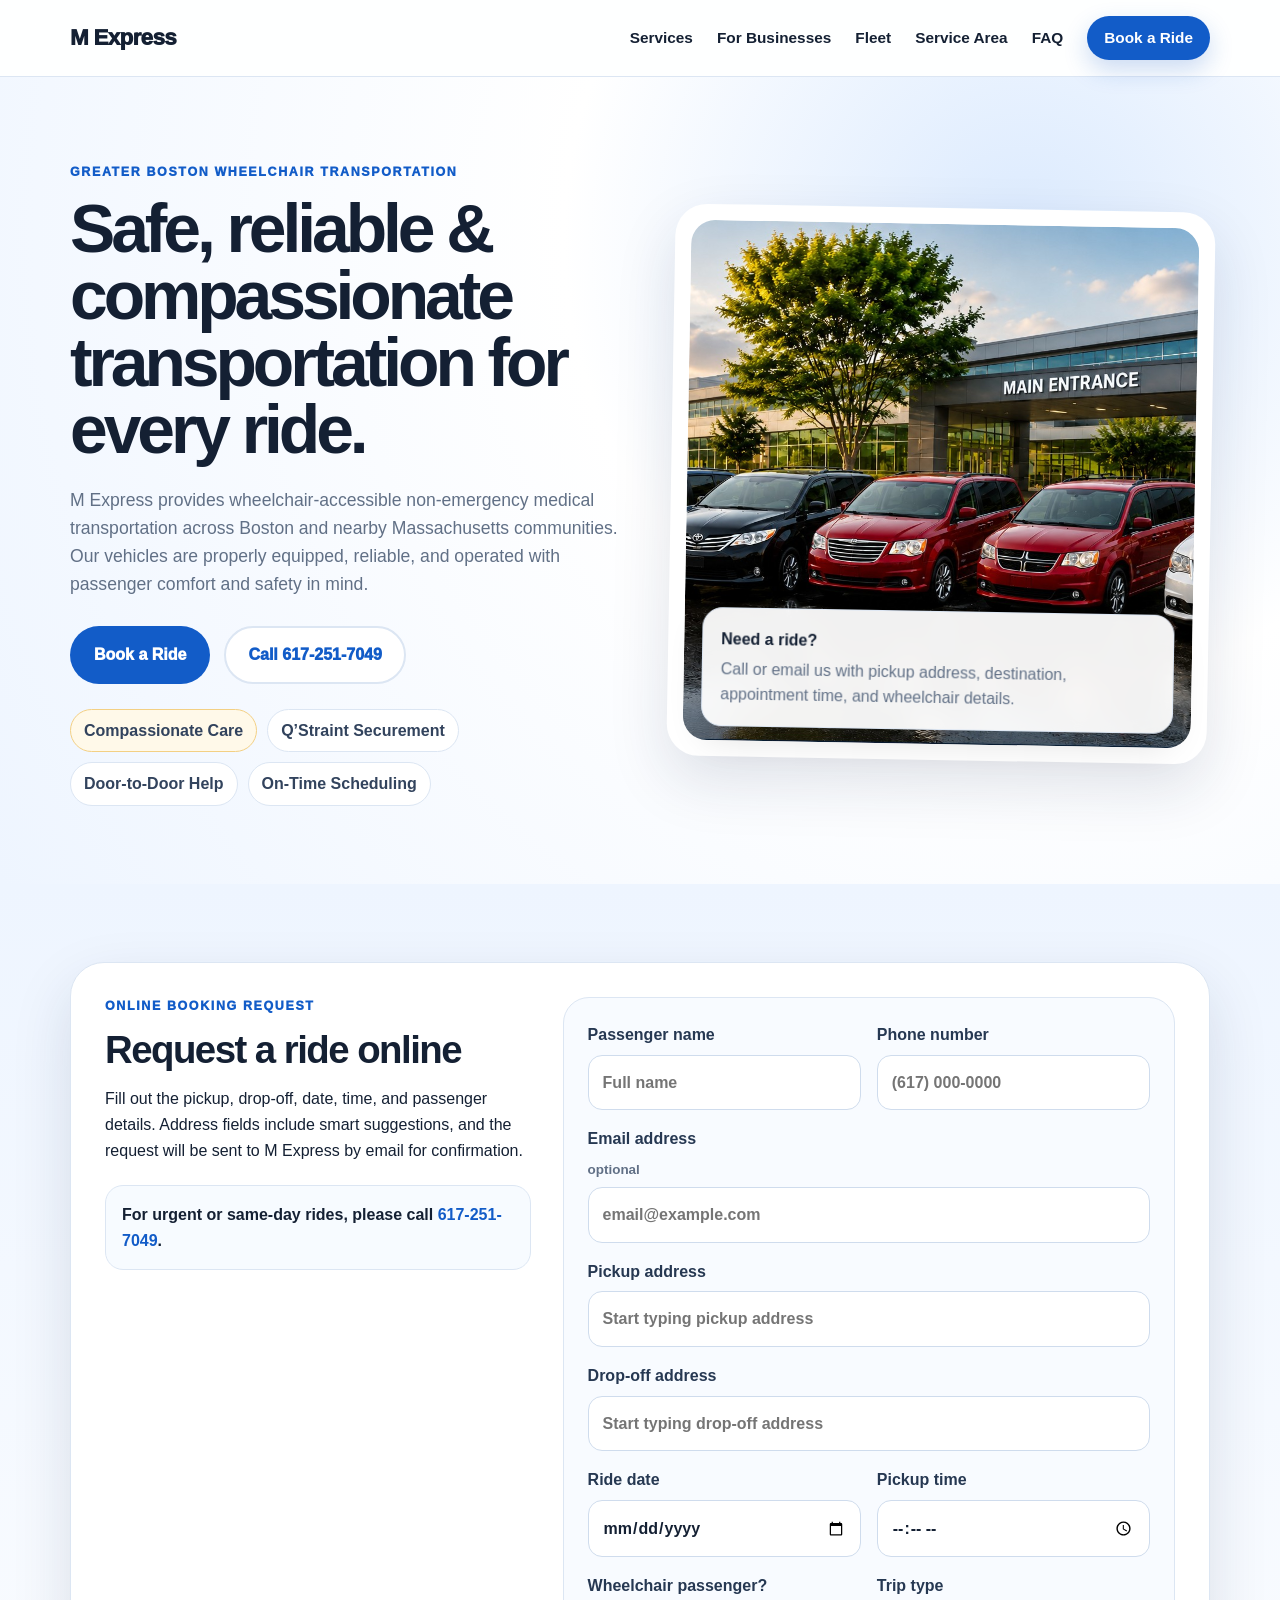
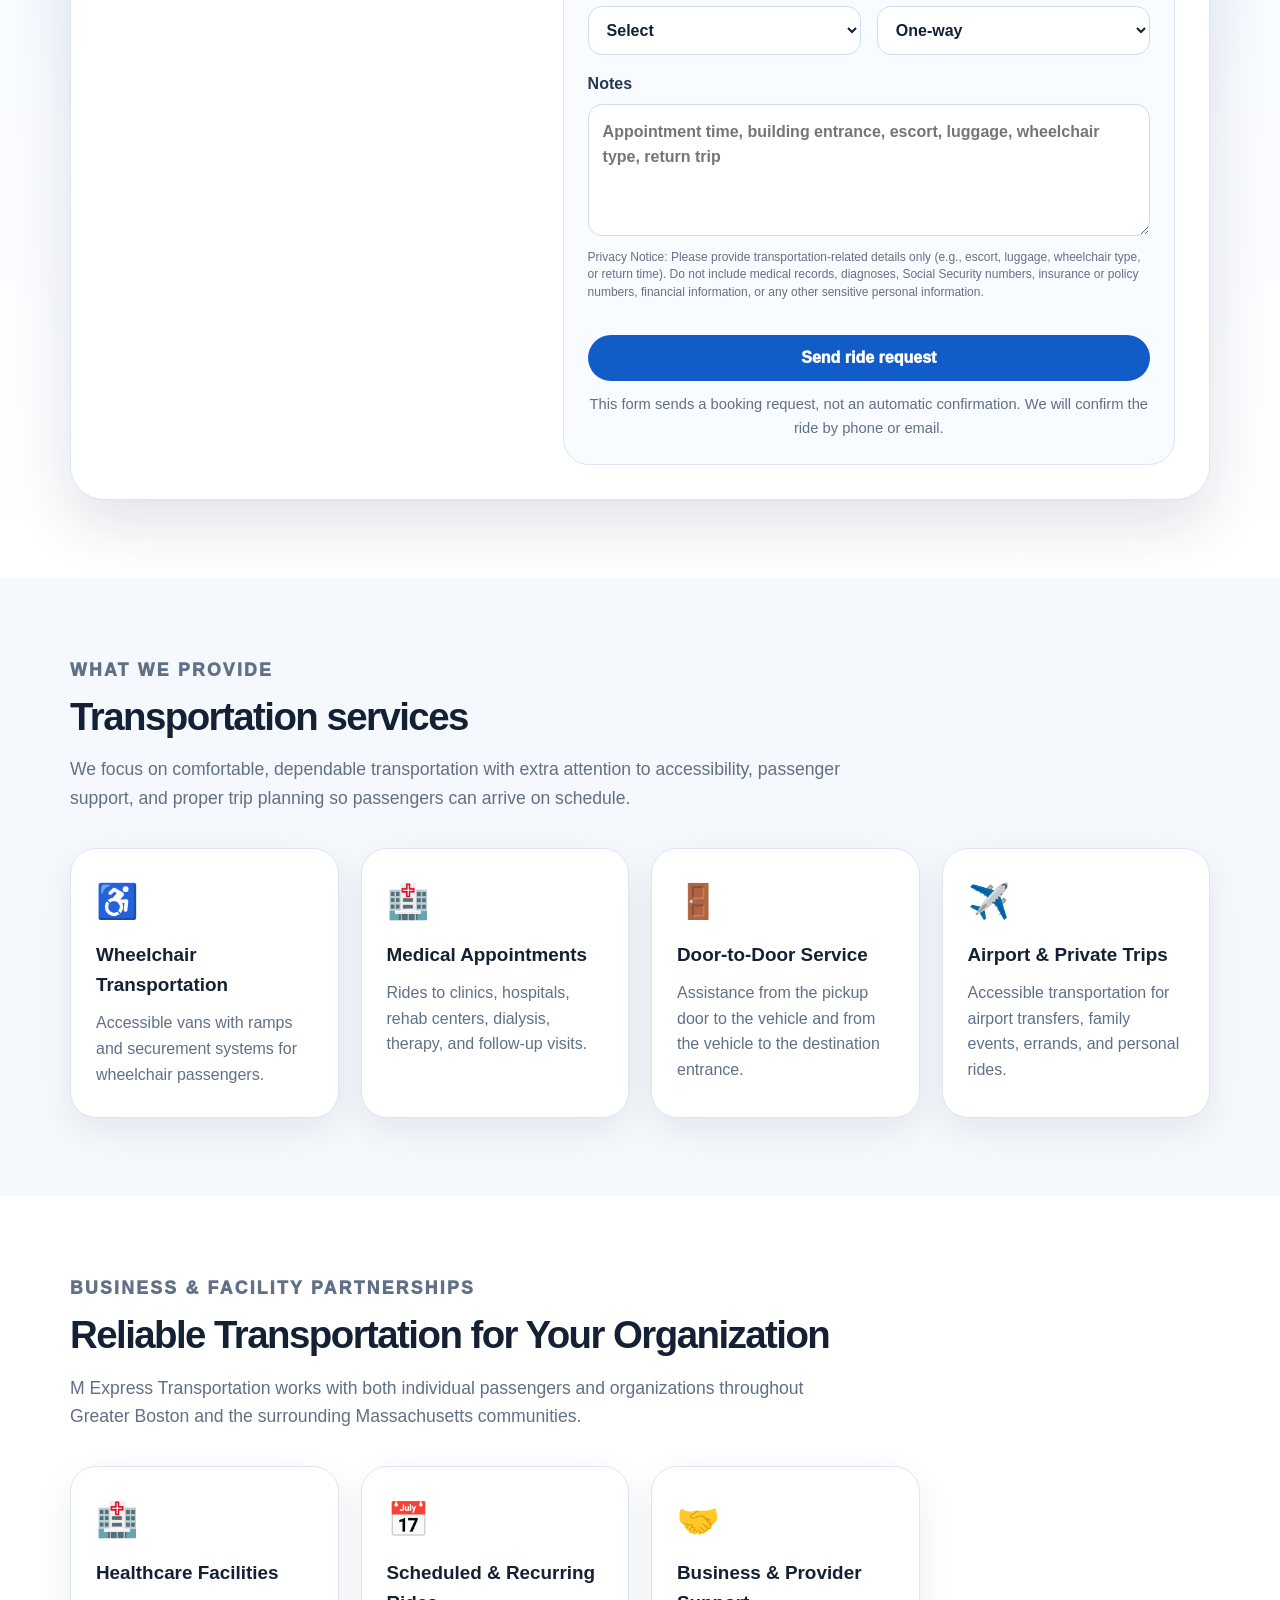
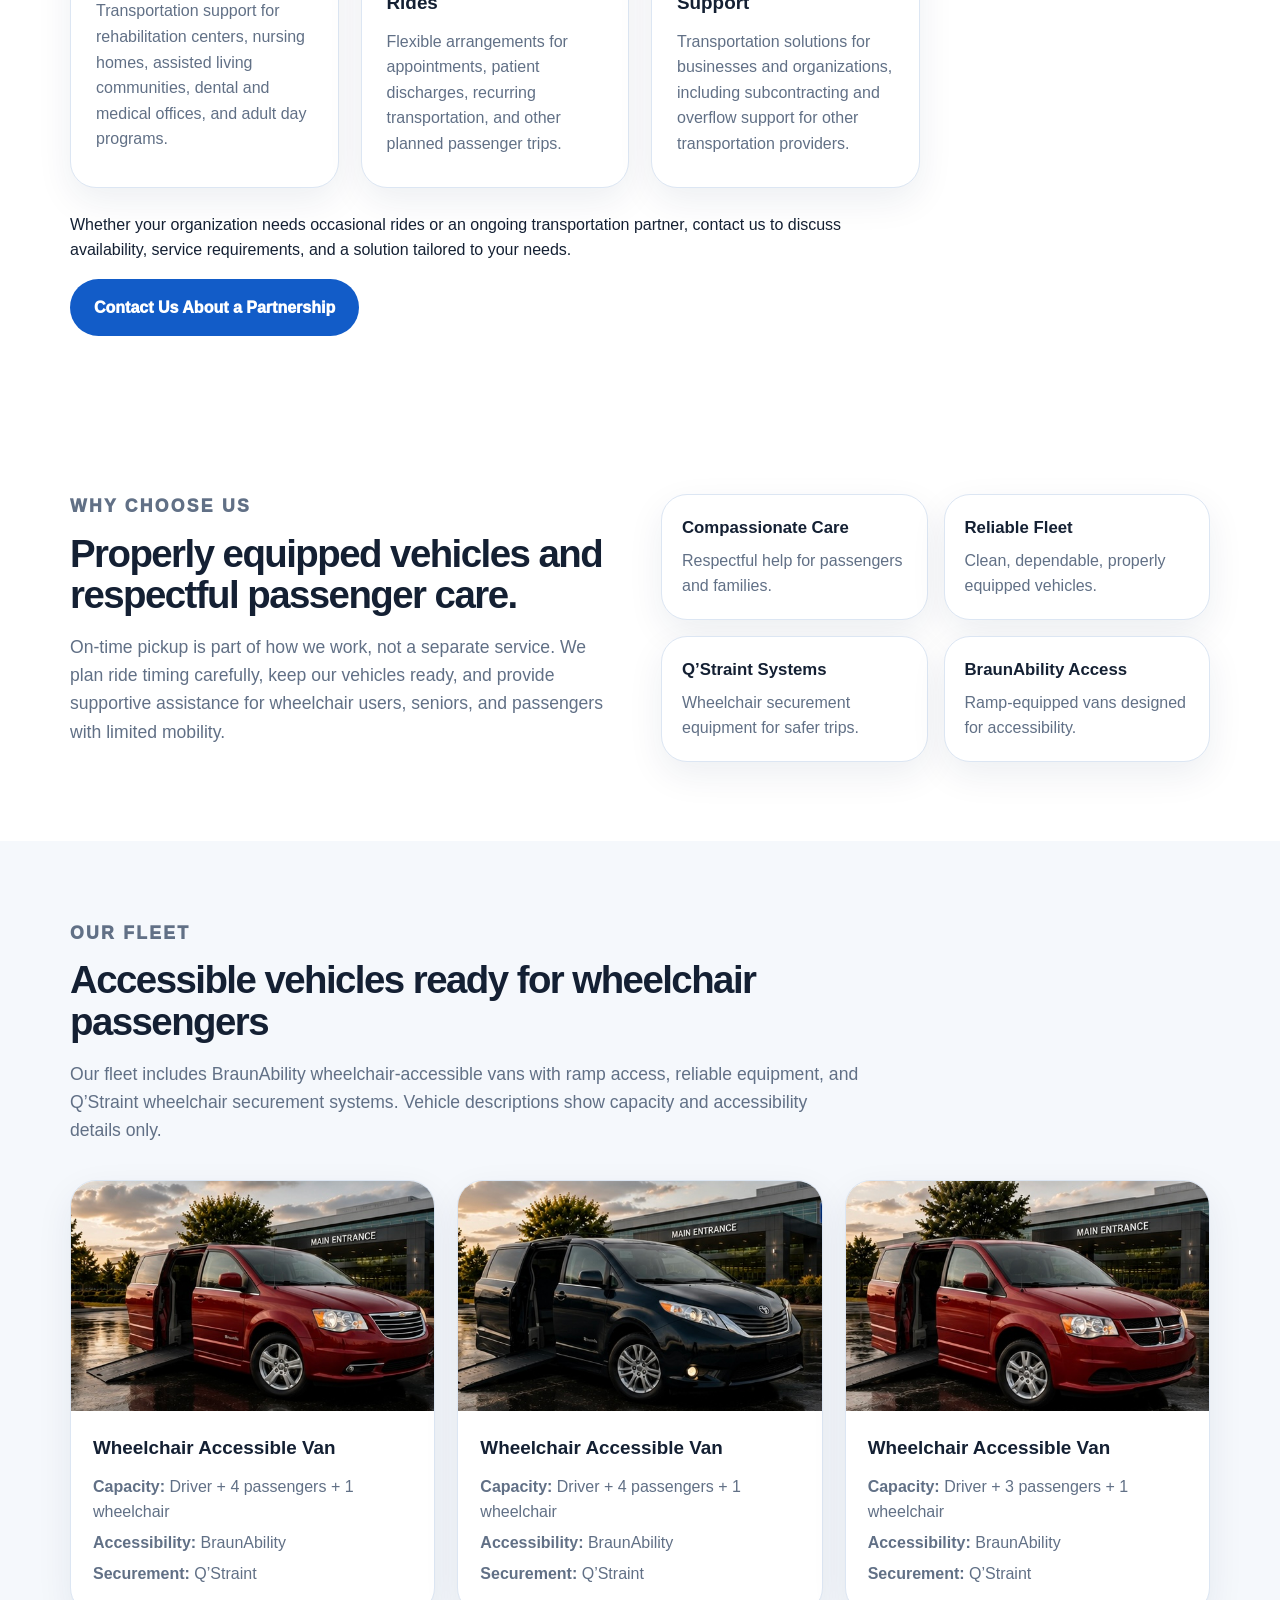
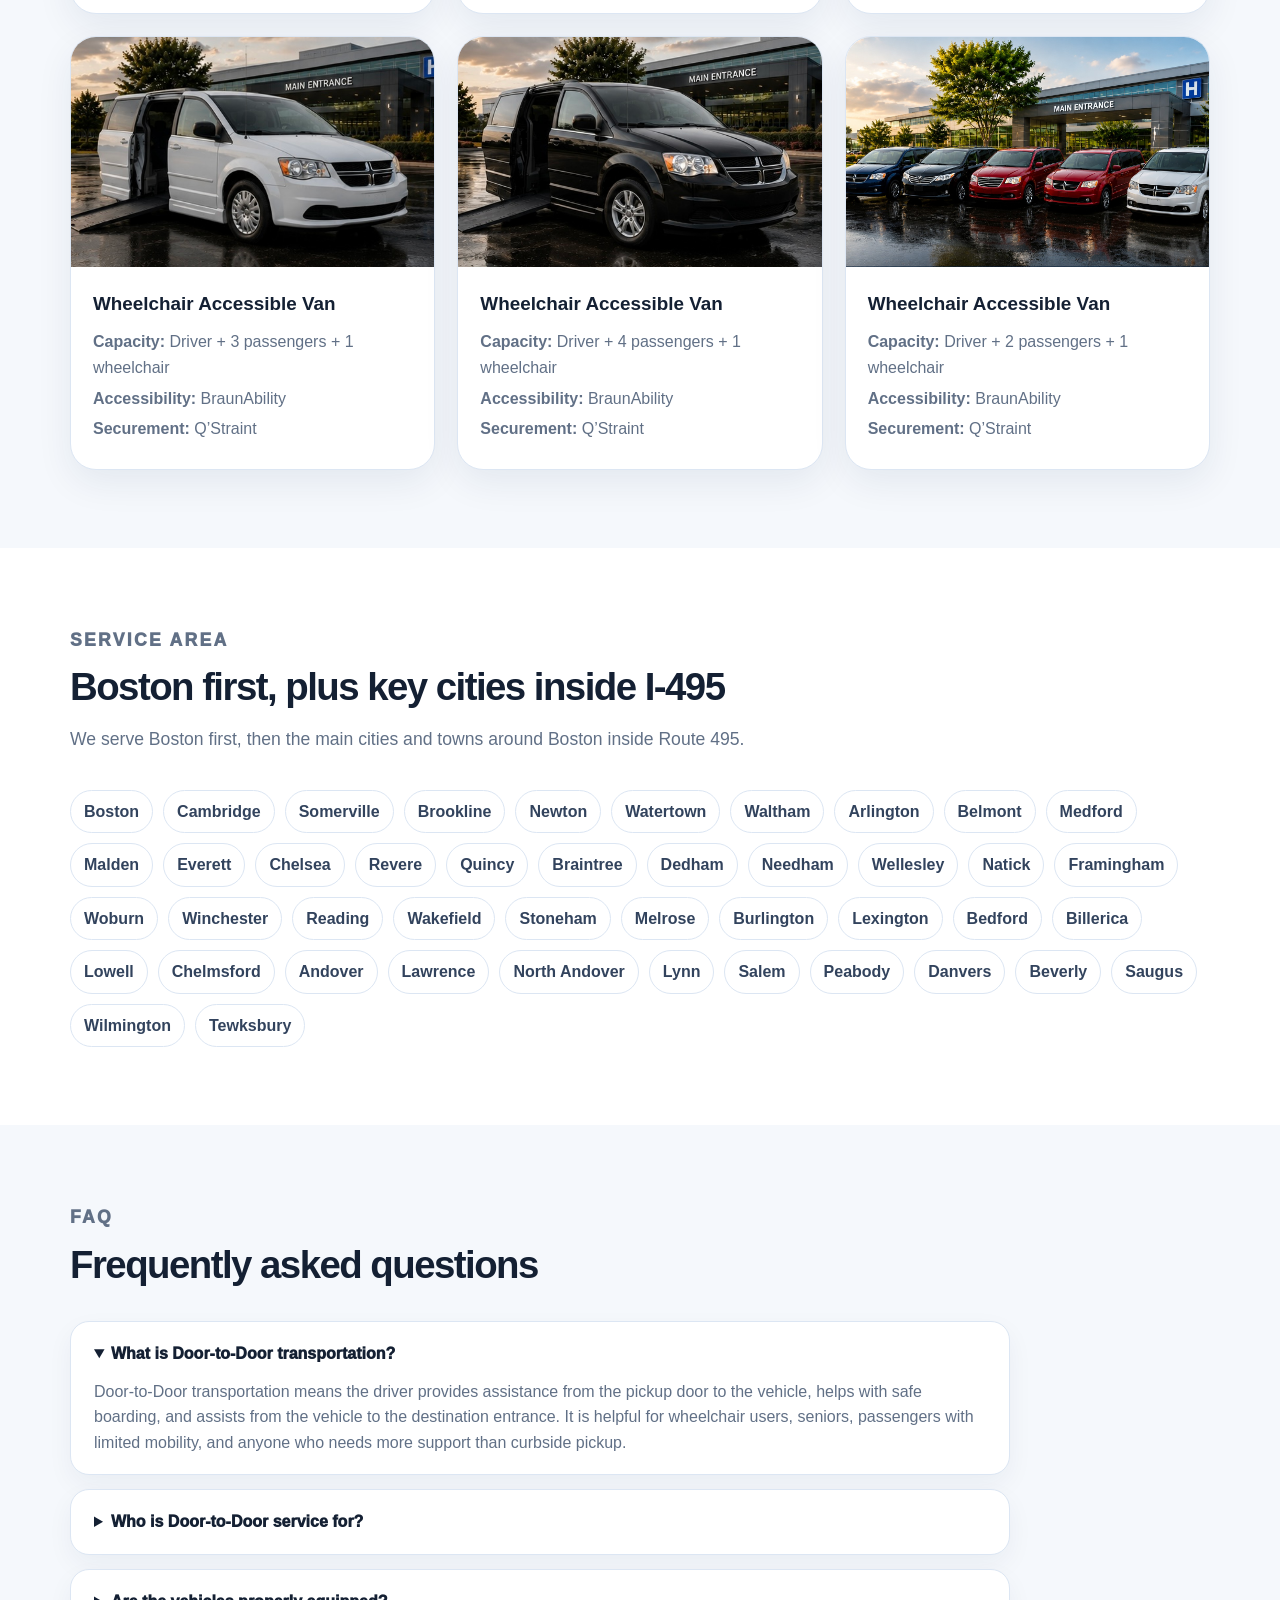
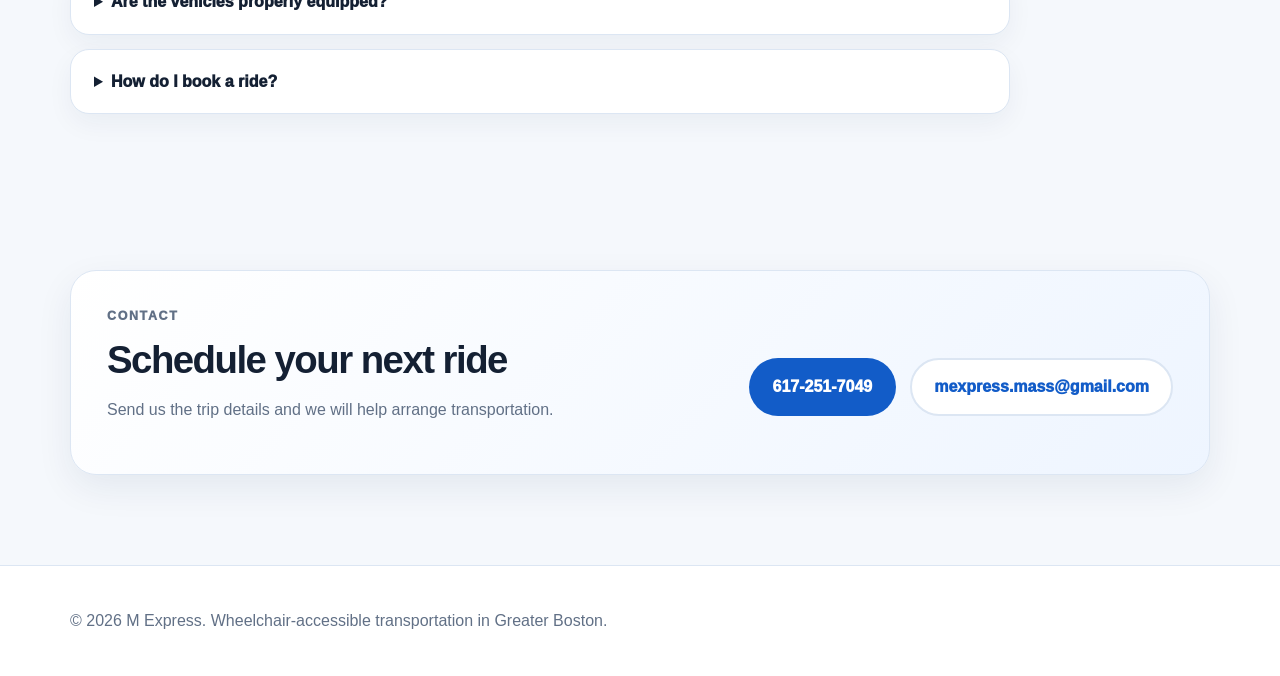
<file: index.html>
<!DOCTYPE html>
<html lang="en">
<head>
  <meta charset="UTF-8" />
  <meta name="viewport" content="width=device-width, initial-scale=1.0" />
  <title>M Express | Wheelchair Transportation in Greater Boston</title>
  <meta name="description" content="M Express provides safe, reliable and compassionate wheelchair-accessible non-emergency medical transportation, door-to-door service, airport transportation, and private rides in Greater Boston." />
  <link rel="stylesheet" href="styles.css" />
</head>
<body>
  <header class="site-header">
    <div class="container nav-wrap">
      <a class="logo" href="#home">M Express</a>
      <button class="nav-toggle" aria-label="Open menu">☰</button>
      <nav class="nav">
        <a href="#services">Services</a>
        <a href="#business">For Businesses</a>
        <a href="#fleet">Fleet</a>
        <a href="#areas">Service Area</a>
        <a href="#faq">FAQ</a>
        <a href="#booking" class="nav-cta" data-open-booking>Book a Ride</a>
      </nav>
    </div>
  </header>

  <main id="home">
    <section class="hero">
      <div class="container hero-grid">
        <div class="hero-copy">
          <p class="eyebrow">Greater Boston Wheelchair Transportation</p>
          <h1>Safe, reliable & compassionate transportation for every ride.</h1>
          <p class="hero-text">M Express provides wheelchair-accessible non-emergency medical transportation across Boston and nearby Massachusetts communities. Our vehicles are properly equipped, reliable, and operated with passenger comfort and safety in mind.</p>
          <div class="hero-actions">
            <a class="btn primary" href="#booking" data-open-booking>Book a Ride</a>
            <a class="btn secondary" href="tel:+16172517049">Call 617-251-7049</a>
          </div>
          <div class="trust-row">
            <span>Compassionate Care</span>
            <span>Q’Straint Securement</span>
            <span>Door-to-Door Help</span>
            <span>On-Time Scheduling</span>
          </div>
        </div>
        <div class="hero-card">
          <img src="assets/fleet/hero-fleet.jpg" alt="M Express wheelchair accessible fleet" />
          <div class="quick-card">
            <strong>Need a ride?</strong>
            <p>Call or email us with pickup address, destination, appointment time, and wheelchair details.</p>
          </div>
        </div>
      </div>
    </section>


    <section class="section booking" id="booking">
      <div class="container booking-card">
        <div class="booking-copy">
          <p class="eyebrow">Online booking request</p>
          <h2>Request a ride online</h2>
          <p>Fill out the pickup, drop-off, date, time, and passenger details. Address fields include smart suggestions, and the request will be sent to M Express by email for confirmation.</p>
          <div class="mini-note">For urgent or same-day rides, please call <a href="tel:+16172517049">617-251-7049</a>.</div>
        </div>
        <form class="ride-form" action="/api/ride-request" method="POST">
          <input type="text" name="website" tabindex="-1" autocomplete="off" aria-hidden="true" style="position:absolute;left:-10000px" />
          <div class="form-grid">
            <label>Passenger name
              <input type="text" name="Passenger name" placeholder="Full name" required>
            </label>
            <label>Phone number
              <input type="tel" name="Phone" placeholder="(617) 000-0000" required>
            </label>
            <label class="wide">Email address <span class="optional">optional</span>
              <input type="email" name="Email" placeholder="email@example.com">
            </label>
            <label class="wide">Pickup address
              <input class="address-input" type="text" name="Pickup address" placeholder="Start typing pickup address" list="address-suggestions" autocomplete="street-address" required>
            </label>
            <label class="wide">Drop-off address
              <input class="address-input" type="text" name="Drop-off address" placeholder="Start typing drop-off address" list="address-suggestions" autocomplete="street-address" required>
            </label>
            <label>Ride date
              <input type="date" name="Ride date" required>
            </label>
            <label>Pickup time
              <input type="time" name="Pickup time" required>
            </label>
            <label>Wheelchair passenger?
              <select name="Wheelchair passenger" required>
                <option value="">Select</option>
                <option>Yes</option>
                <option>No</option>
              </select>
            </label>
            <label>Trip type
              <select name="Trip type">
                <option>One-way</option>
                <option>Round trip</option>
                <option>Wait and return</option>
              </select>
            </label>
            <label class="wide">Notes
              <textarea name="Notes" rows="4" placeholder="Appointment time, building entrance, escort, luggage, wheelchair type, return trip"></textarea>
              <small style="display:block;margin-top:6px;font-size:12px;line-height:1.45;color:#667085;font-weight:400;">Privacy Notice: Please provide transportation-related details only (e.g., escort, luggage, wheelchair type, or return time). Do not include medical records, diagnoses, Social Security numbers, insurance or policy numbers, financial information, or any other sensitive personal information.</small>
            </label>
          </div>
          <datalist id="address-suggestions">
            <option value="Boston, MA 02108"></option><option value="Boston, MA 02116"></option><option value="Cambridge, MA 02139"></option><option value="Somerville, MA 02143"></option><option value="Brookline, MA 02445"></option><option value="Newton, MA 02458"></option><option value="Watertown, MA 02472"></option><option value="Waltham, MA 02453"></option><option value="Quincy, MA 02169"></option><option value="Woburn, MA 01801"></option><option value="Burlington, MA 01803"></option><option value="Lexington, MA 02420"></option><option value="Lowell, MA 01852"></option>
          </datalist>
          <div class="cf-turnstile" data-sitekey="0x4AAAAAAFUCFxbCTxHC9fPv"></div>
        <p class="booking-feedback" role="status" aria-live="polite"></p>
        <button class="btn primary form-submit" type="submit">Send ride request</button>
          <p class="form-disclaimer">This form sends a booking request, not an automatic confirmation. We will confirm the ride by phone or email.</p>
        </form>
      </div>
    </section>

    <section class="section" id="services">
      <div class="container">
        <div class="section-head">
          <p class="eyebrow">What we provide</p>
          <h2>Transportation services</h2>
          <p>We focus on comfortable, dependable transportation with extra attention to accessibility, passenger support, and proper trip planning so passengers can arrive on schedule.</p>
        </div>
        <div class="cards services-grid">
          <article class="card"><span class="icon">♿</span><h3>Wheelchair Transportation</h3><p>Accessible vans with ramps and securement systems for wheelchair passengers.</p></article>
          <article class="card"><span class="icon">🏥</span><h3>Medical Appointments</h3><p>Rides to clinics, hospitals, rehab centers, dialysis, therapy, and follow-up visits.</p></article>
          <article class="card"><span class="icon">🚪</span><h3>Door-to-Door Service</h3><p>Assistance from the pickup door to the vehicle and from the vehicle to the destination entrance.</p></article>
          <article class="card"><span class="icon">✈️</span><h3>Airport & Private Trips</h3><p>Accessible transportation for airport transfers, family events, errands, and personal rides.</p></article>
        </div>
      </div>
    </section>

    <section class="section alt" id="business" aria-labelledby="business-title">
      <div class="container">
        <div class="section-head">
          <p class="eyebrow">Business &amp; Facility Partnerships</p>
          <h2 id="business-title">Reliable Transportation for Your Organization</h2>
          <p>M Express Transportation works with both individual passengers and organizations throughout Greater Boston and the surrounding Massachusetts communities.</p>
        </div>
        <div class="cards services-grid">
          <article class="card"><span class="icon" aria-hidden="true">🏥</span><h3>Healthcare Facilities</h3><p>Transportation support for rehabilitation centers, nursing homes, assisted living communities, dental and medical offices, and adult day programs.</p></article>
          <article class="card"><span class="icon" aria-hidden="true">📅</span><h3>Scheduled &amp; Recurring Rides</h3><p>Flexible arrangements for appointments, patient discharges, recurring transportation, and other planned passenger trips.</p></article>
          <article class="card"><span class="icon" aria-hidden="true">🤝</span><h3>Business &amp; Provider Support</h3><p>Transportation solutions for businesses and organizations, including subcontracting and overflow support for other transportation providers.</p></article>
        </div>
        <p style="margin:24px 0 16px;max-width:850px">Whether your organization needs occasional rides or an ongoing transportation partner, contact us to discuss availability, service requirements, and a solution tailored to your needs.</p>
        <a class="btn primary" href="mailto:mexpress.mass@gmail.com?subject=Business%20%26%20Facility%20Partnership%20Inquiry">Contact Us About a Partnership</a>
      </div>
    </section>

    <section class="section alt" id="why">
      <div class="container why-grid">
        <div class="section-head no-margin">
          <p class="eyebrow">Why choose us</p>
          <h2>Properly equipped vehicles and respectful passenger care.</h2>
          <p>On-time pickup is part of how we work, not a separate service. We plan ride timing carefully, keep our vehicles ready, and provide supportive assistance for wheelchair users, seniors, and passengers with limited mobility.</p>
        </div>
        <div class="feature-list">
          <div><strong>Compassionate Care</strong><span>Respectful help for passengers and families.</span></div>
          <div><strong>Reliable Fleet</strong><span>Clean, dependable, properly equipped vehicles.</span></div>
          <div><strong>Q’Straint Systems</strong><span>Wheelchair securement equipment for safer trips.</span></div>
          <div><strong>BraunAbility Access</strong><span>Ramp-equipped vans designed for accessibility.</span></div>
        </div>
      </div>
    </section>

    <section class="section" id="fleet">
      <div class="container">
        <div class="section-head">
          <p class="eyebrow">Our fleet</p>
          <h2>Accessible vehicles ready for wheelchair passengers</h2>
          <p>Our fleet includes BraunAbility wheelchair-accessible vans with ramp access, reliable equipment, and Q’Straint wheelchair securement systems. Vehicle descriptions show capacity and accessibility details only.</p>
        </div>
        <div class="fleet-grid">
          <article class="fleet-card"><img src="assets/fleet/fleet-1.jpeg" alt="BraunAbility wheelchair van"><div><h3>Wheelchair Accessible Van</h3><p><strong>Capacity:</strong> Driver + 4 passengers + 1 wheelchair</p><p><strong>Accessibility:</strong> BraunAbility</p><p><strong>Securement:</strong> Q’Straint</p></div></article>
          <article class="fleet-card"><img src="assets/fleet/fleet-2.jpeg" alt="BraunAbility wheelchair van with ramp"><div><h3>Wheelchair Accessible Van</h3><p><strong>Capacity:</strong> Driver + 4 passengers + 1 wheelchair</p><p><strong>Accessibility:</strong> BraunAbility</p><p><strong>Securement:</strong> Q’Straint</p></div></article>
          <article class="fleet-card"><img src="assets/fleet/fleet-3.jpeg" alt="Wheelchair accessible transportation vehicle"><div><h3>Wheelchair Accessible Van</h3><p><strong>Capacity:</strong> Driver + 3 passengers + 1 wheelchair</p><p><strong>Accessibility:</strong> BraunAbility</p><p><strong>Securement:</strong> Q’Straint</p></div></article>
          <article class="fleet-card"><img src="assets/fleet/fleet-4.jpeg" alt="Ramp accessible wheelchair van"><div><h3>Wheelchair Accessible Van</h3><p><strong>Capacity:</strong> Driver + 3 passengers + 1 wheelchair</p><p><strong>Accessibility:</strong> BraunAbility</p><p><strong>Securement:</strong> Q’Straint</p></div></article>
          <article class="fleet-card"><img src="assets/fleet/fleet-5.jpeg" alt="Side entry wheelchair van"><div><h3>Wheelchair Accessible Van</h3><p><strong>Capacity:</strong> Driver + 4 passengers + 1 wheelchair</p><p><strong>Accessibility:</strong> BraunAbility</p><p><strong>Securement:</strong> Q’Straint</p></div></article>
          <article class="fleet-card"><img src="assets/fleet/hero-fleet.jpg" alt="M Express Transportation fleet"><div><h3>Wheelchair Accessible Van</h3><p><strong>Capacity:</strong> Driver + 2 passengers + 1 wheelchair</p><p><strong>Accessibility:</strong> BraunAbility</p><p><strong>Securement:</strong> Q’Straint</p></div></article>
        </div>
      </div>
    </section>

    <section class="section alt" id="areas">
      <div class="container">
        <div class="section-head">
          <p class="eyebrow">Service area</p>
          <h2>Boston first, plus key cities inside I‑495</h2>
          <p>We serve Boston first, then the main cities and towns around Boston inside Route 495.</p>
        </div>
        <div class="city-list">
          <span>Boston</span><span>Cambridge</span><span>Somerville</span><span>Brookline</span><span>Newton</span><span>Watertown</span><span>Waltham</span><span>Arlington</span><span>Belmont</span><span>Medford</span><span>Malden</span><span>Everett</span><span>Chelsea</span><span>Revere</span><span>Quincy</span><span>Braintree</span><span>Dedham</span><span>Needham</span><span>Wellesley</span><span>Natick</span><span>Framingham</span><span>Woburn</span><span>Winchester</span><span>Reading</span><span>Wakefield</span><span>Stoneham</span><span>Melrose</span><span>Burlington</span><span>Lexington</span><span>Bedford</span><span>Billerica</span><span>Lowell</span><span>Chelmsford</span><span>Andover</span><span>Lawrence</span><span>North Andover</span><span>Lynn</span><span>Salem</span><span>Peabody</span><span>Danvers</span><span>Beverly</span><span>Saugus</span><span>Wilmington</span><span>Tewksbury</span>
        </div>
      </div>
    </section>

    <section class="section" id="faq">
      <div class="container">
        <div class="section-head">
          <p class="eyebrow">FAQ</p>
          <h2>Frequently asked questions</h2>
        </div>
        <div class="faq">
          <details open><summary>What is Door-to-Door transportation?</summary><p>Door-to-Door transportation means the driver provides assistance from the pickup door to the vehicle, helps with safe boarding, and assists from the vehicle to the destination entrance. It is helpful for wheelchair users, seniors, passengers with limited mobility, and anyone who needs more support than curbside pickup.</p></details>
          <details><summary>Who is Door-to-Door service for?</summary><p>It is designed for passengers going to medical appointments, rehab, dialysis, adult day programs, family visits, airports, or private trips when they need help getting safely between the building entrance and the vehicle.</p></details>
          <details><summary>Are the vehicles properly equipped?</summary><p>Yes. Our wheelchair-accessible vans are properly equipped for ramp access and use Q’Straint wheelchair securement systems for safer transportation.</p></details>
          <details><summary>How do I book a ride?</summary><p>Call 617-251-7049 or email mexpress.mass@gmail.com with pickup address, destination, appointment time, return trip details, and whether the passenger uses a wheelchair.</p></details>
        </div>
      </div>
    </section>

    <section class="section contact" id="contact">
      <div class="container contact-card">
        <div><p class="eyebrow">Contact</p><h2>Schedule your next ride</h2><p>Send us the trip details and we will help arrange transportation.</p></div>
        <div class="contact-actions"><a class="btn primary" href="tel:+16172517049">617-251-7049</a><a class="btn secondary" href="mailto:mexpress.mass@gmail.com">mexpress.mass@gmail.com</a></div>
      </div>
    </section>
  </main>

  <footer class="footer"><div class="container"><p>© 2026 M Express. Wheelchair-accessible transportation in Greater Boston.</p></div></footer>

  <div class="booking-modal" aria-hidden="true">
    <div class="modal-backdrop" data-close-booking></div>
    <div class="modal-panel" role="dialog" aria-modal="true" aria-labelledby="modal-title">
      <button class="modal-close" type="button" aria-label="Close booking form" data-close-booking>×</button>
      <p class="eyebrow">Book a ride</p>
      <h2 id="modal-title">Request transportation</h2>
      <p class="modal-intro">Enter pickup, drop-off, date, time, and passenger details. We will confirm availability by phone or email.</p>
      <form class="ride-form modal-form" action="/api/ride-request" method="POST">
        <input type="text" name="website" tabindex="-1" autocomplete="off" aria-hidden="true" style="position:absolute;left:-10000px" />
        <div class="form-grid">
          <label>Passenger name<input type="text" name="Passenger name" placeholder="Full name" required></label>
          <label>Phone number<input type="tel" name="Phone" placeholder="(617) 000-0000" required></label>
          <label class="wide">Email address <span class="optional">optional</span><input type="email" name="Email" placeholder="email@example.com"></label>
          <label class="wide">Pickup address<input class="address-input" type="text" name="Pickup address" placeholder="Start typing pickup address" list="address-suggestions" autocomplete="street-address" required></label>
          <label class="wide">Drop-off address<input class="address-input" type="text" name="Drop-off address" placeholder="Start typing drop-off address" list="address-suggestions" autocomplete="street-address" required></label>
          <label>Ride date<input type="date" name="Ride date" required></label>
          <label>Pickup time<input type="time" name="Pickup time" required></label>
          <label>Wheelchair passenger?<select name="Wheelchair passenger" required><option value="">Select</option><option>Yes</option><option>No</option></select></label>
          <label>Trip type<select name="Trip type"><option>One-way</option><option>Round trip</option><option>Wait and return</option></select></label>
          <label class="wide">Notes<textarea name="Notes" rows="4" placeholder="Appointment time, entrance, escort, luggage, wheelchair type, return trip"></textarea><small style="display:block;margin-top:6px;font-size:12px;line-height:1.45;color:#667085;font-weight:400;">Privacy Notice: Please provide transportation-related details only (e.g., escort, luggage, wheelchair type, or return time). Do not include medical records, diagnoses, Social Security numbers, insurance or policy numbers, financial information, or any other sensitive personal information.</small></label>
        </div>
        <div class="cf-turnstile" data-sitekey="0x4AAAAAAFUCFxbCTxHC9fPv"></div>
        <p class="booking-feedback" role="status" aria-live="polite"></p>
        <button class="btn primary form-submit" type="submit">Send ride request</button>
        <p class="form-disclaimer">This is a request only. We will confirm the ride by phone or email.</p>
      </form>
    </div>
  </div>
  <a class="mobile-call" href="tel:+16172517049">Call Now</a>
  <script src="https://challenges.cloudflare.com/turnstile/v0/api.js" async defer></script>
  <script src="script.js"></script>
</body>
</html>
</file>
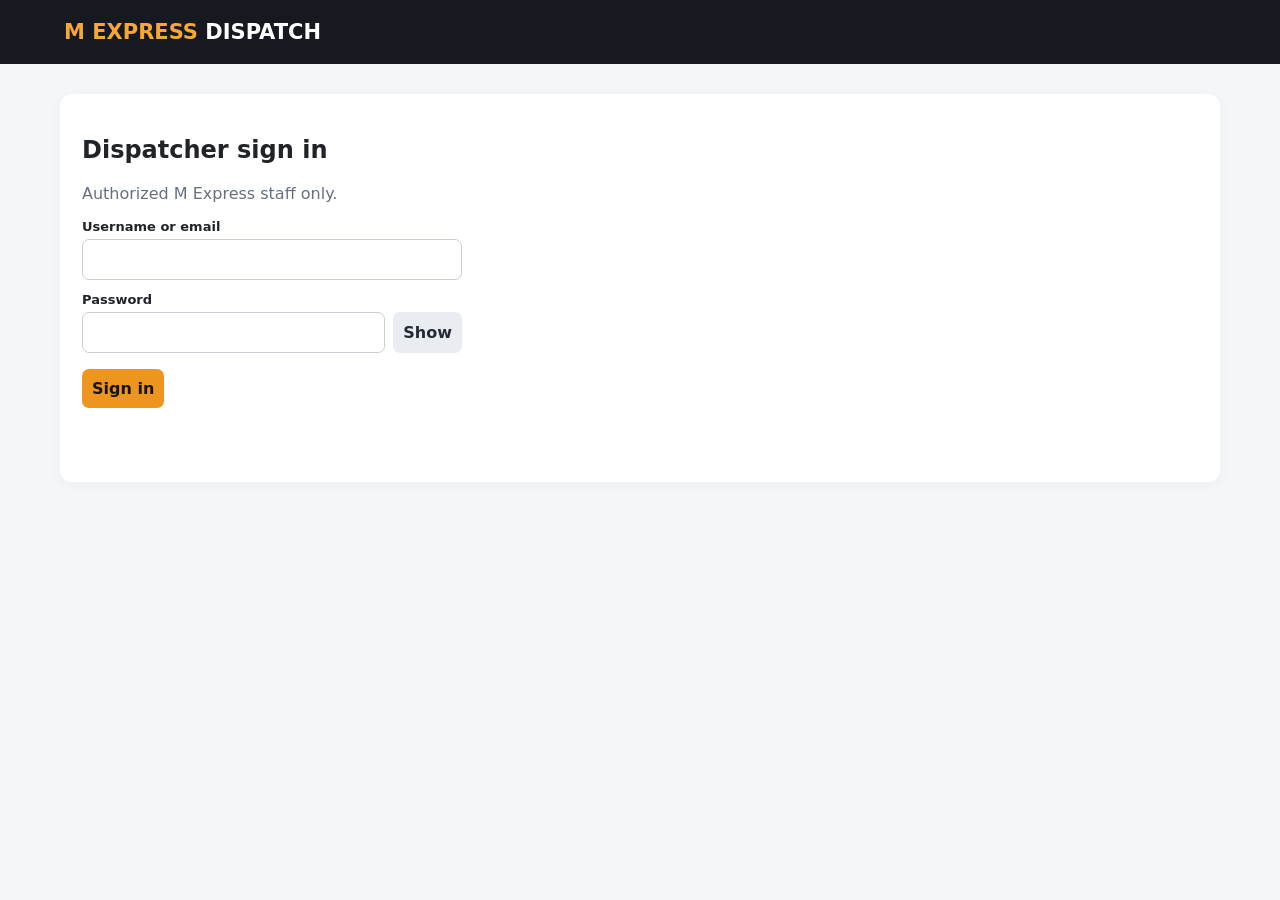
<file: dispatch.html>
<!doctype html>
<html lang="en"><head><meta charset="utf-8"><meta name="viewport" content="width=device-width, initial-scale=1"><meta name="robots" content="noindex,nofollow"><title>M Express | Dispatch</title>
<style>
:root{font-family:system-ui,-apple-system,Segoe UI,sans-serif;color:#202328;background:#f5f6f8}*{box-sizing:border-box}body{margin:0}header{background:#161a20;color:white;padding:20px 5%;display:flex;justify-content:space-between;align-items:center}header strong{color:#f7a735;font-size:21px}main{max-width:1200px;margin:30px auto;padding:0 20px}section{background:white;border-radius:12px;padding:22px;margin-bottom:20px;box-shadow:0 2px 14px #17222e0a}input,select,button{font:inherit;padding:10px;border:1px solid #c9ced6;border-radius:7px}input{width:100%}button{cursor:pointer;background:#ee951f;color:#151515;border:0;font-weight:700}button:disabled{opacity:.5}label{display:block;margin:12px 0 5px;font-size:13px;font-weight:600}form{max-width:380px}.muted{color:#667080}.error{color:#ae2534}.success{color:#17663a}.toolbar{display:flex;gap:12px;align-items:center;justify-content:space-between;flex-wrap:wrap}.table-wrap{overflow:auto}table{border-collapse:collapse;width:100%;min-width:850px}th,td{text-align:left;padding:12px;border-bottom:1px solid #e7e9ee;vertical-align:top;font-size:13px}th{color:#586272;background:#fafafa}td input{min-width:95px}td select{min-width:130px}small{display:block;color:#667080;margin-top:5px}.tabs{display:flex;gap:10px;margin-bottom:16px}.tabs button{background:#e9edf2;color:#252b32}.tabs button.active{background:#ee951f;color:#151515}.ride-card{border:1px solid #e3e7ee;border-radius:10px;padding:16px;margin:12px 0}.ride-new-highlight{border:3px solid #e59b1e!important;background:#fff7df!important;box-shadow:0 0 0 3px #fbdba1}.ride-change-detail{background:#fff;border-left:4px solid #e78b13;padding:8px 11px;margin:7px 0;font-size:13px}.ride-change-detail strong{display:block;margin-bottom:4px}.ride-change-detail div{overflow-wrap:anywhere;margin-top:3px}.ride-new-banner{background:#e78b13;color:#191919;font-size:12px;font-weight:800;letter-spacing:.07em;padding:9px 12px;border-radius:6px;margin-bottom:12px}.rides-alert-badge{display:inline-block;background:#cf2335;color:#fff;border-radius:20px;min-width:20px;padding:2px 6px;margin-left:5px;font-size:12px}.rides-alert-badge/* Desktop dispatch: compact one-line rows, full-width workspace and readable tooltips. */
@media(min-width:1000px){
 body:has(#dashboard:not(.hidden)) main{max-width:none;margin:12px auto;padding:0 12px}
 #dispatch-panel{padding:12px}
 #dispatch-panel .table-wrap{width:100%;overflow-x:auto}
 #dispatch-panel table{table-layout:fixed;min-width:1180px;width:100%}
 #dispatch-panel th,#dispatch-panel td{height:36px;max-height:36px;padding:3px 4px;font-size:11px;line-height:16px;vertical-align:middle;white-space:nowrap;overflow:hidden;text-overflow:ellipsis}
 #dispatch-panel th:nth-child(1){width:2.5%}
 #dispatch-panel th:nth-child(2){width:7%}
 #dispatch-panel th:nth-child(3){width:5.5%}
 #dispatch-panel th:nth-child(4){width:10%}
 #dispatch-panel th:nth-child(5){width:19%}
 #dispatch-panel th:nth-child(6){width:7%}
 #dispatch-panel th:nth-child(7){width:10%}
 #dispatch-panel th:nth-child(8){width:7%}
 #dispatch-panel th:nth-child(9){width:10%}
 #dispatch-panel th:nth-child(10){width:16%}
 #dispatch-panel th:nth-child(11){width:6%}
 #dispatch-panel td input:not([type="checkbox"]),#dispatch-panel td select,#dispatch-panel td textarea{display:block;width:100%;min-width:0;height:26px;min-height:26px;max-height:26px;padding:2px 4px;font-size:11px;line-height:18px;border-radius:4px}
 #dispatch-panel td textarea{resize:none;white-space:nowrap;overflow-x:auto;overflow-y:hidden}
 #dispatch-panel td button{padding:4px 5px;font-size:11px;line-height:16px;white-space:nowrap}
 #dispatch-panel td small{margin:0;font-size:10px;line-height:12px;white-space:nowrap;overflow:hidden;text-overflow:ellipsis}
 #dispatch-panel .compact-passenger{overflow:hidden;text-overflow:ellipsis;white-space:nowrap}
 #dispatch-panel .compact-passenger strong{display:inline;font-size:11px;font-weight:600}
 #dispatch-panel .compact-passenger small{display:inline;margin-left:4px}
 #dispatch-panel .compact-route-item{display:flex!important;vertical-align:middle;max-width:100%;width:100%;min-width:0;overflow:hidden}
 
 #dispatch-panel .compact-ellipsis{min-width:0;overflow:hidden;text-overflow:ellipsis;white-space:nowrap}
 #dispatch-panel .compact-route-item button{flex:0 0 auto;padding:2px!important}
 #dispatch-panel .trip-select{width:15px;height:15px;min-width:15px}
}
/* Keep complete pickup and drop-off addresses visible without opening the editor. */
#dispatch-panel td:has(.compact-route-item){height:auto!important;max-height:none!important;white-space:normal!important;overflow:visible!important;vertical-align:top!important}
#dispatch-panel .compact-route-item{display:block!important;width:100%;max-width:none!important;overflow:visible!important}
#dispatch-panel .compact-route-item .compact-ellipsis{display:block!important;white-space:normal!important;overflow-wrap:anywhere!important;word-break:normal!important;text-overflow:clip!important;overflow:visible!important;line-height:1.35!important}
#dispatch-panel tr:has(.compact-route-item){height:auto!important}
.hidden{display:none}.ride-form-grid{display:grid;grid-template-columns:repeat(auto-fit,minmax(230px,1fr));gap:4px 16px}.ride-form-grid input,.ride-form-grid select{width:100%}.ride-card p{margin:8px 0}.ride-card button{margin-top:10px}.ride-pending{background:#fff0d9}.ride-confirmed{background:#e6f2ff}.ride-assigned{background:#eee5ff}.ride-completed{background:#e0f5e6}.ride-cancelled{background:#fce4e4}#dispatch-panel .unsaved-field{outline:2px solid #b87915;outline-offset:-2px;background:#fff6dc}#dispatch-panel tr.unsaved-row>td:first-child{box-shadow:inset 4px 0 #b87915}#archive-trips tr.archive-completed{background:#e0f5e6}#archive-trips tr.archive-cancelled{background:#fce4e4}#archive-trips tr.archive-completed:hover{background:#ccebd5}#archive-trips tr.archive-cancelled:hover{background:#f9d2d2}.date-filters{display:flex;align-items:center;gap:10px;flex-wrap:wrap;margin:14px 0}.date-filters label{margin:0}.date-filters input{width:auto}.date-filters select{min-width:130px}.bulk-toolbar{display:flex;align-items:center;gap:10px;flex-wrap:wrap;margin:12px 0}.bulk-toolbar button{padding:9px 14px}.bulk-toolbar select{min-width:140px}.trip-select,#bulk-all{width:18px;height:18px;min-width:18px;accent-color:#df8b1b}.chat-thread{border:1px solid #e3e7ee;border-radius:10px;min-height:160px;max-height:420px;overflow:auto;padding:12px;margin:15px 0;background:#fafafa}.chat-bubble{background:white;border:1px solid #e3e7ee;border-radius:10px;padding:10px;margin:8px 0;max-width:85%;overflow-wrap:anywhere}.chat-bubble.mine{margin-left:auto;background:#fff0d9}.chat-bubble small{font-size:11px}.chat-form{max-width:none;display:flex;gap:10px;align-items:end;flex-wrap:wrap}.chat-form label{width:100%}.chat-form input{flex:1;min-width:180px}.chat-attach{display:inline-flex;align-items:center;background:#e9edf2;padding:10px 12px;border-radius:7px;cursor:pointer;margin:0;font-size:14px}.chat-file-input{position:absolute;width:1px;height:1px;opacity:0;overflow:hidden}.chat-image{display:block;max-width:100%;max-height:260px;border-radius:8px;margin-top:8px;object-fit:contain}.chat-bubble a{overflow-wrap:anywhere}.chat-attach{border:0;font-weight:600}.chat-image-button{border:0;background:transparent;padding:0;display:block;max-width:100%;cursor:zoom-in}.chat-lightbox{position:fixed;inset:0;background:rgba(0,0,0,.9);z-index:1000;display:flex;align-items:center;justify-content:center;padding:48px 16px 16px}.chat-lightbox img{max-width:100%;max-height:100%;object-fit:contain}.chat-lightbox-close{position:absolute;top:12px;right:16px;background:white;color:#222;padding:8px 14px}.password-field{display:flex;align-items:stretch;gap:8px}.password-field input{min-width:0;flex:1}.password-toggle{background:#e9edf2;color:#252b32;white-space:nowrap;min-width:64px}.chat-attach-wrap{position:relative;align-self:end}.chat-attach-menu{position:absolute;bottom:calc(100% + 6px);left:0;z-index:20;min-width:190px;padding:6px;background:white;border:1px solid #dce1e8;border-radius:10px;box-shadow:0 6px 22px #17222e24}.chat-attach-menu button{display:block;width:100%;text-align:left;margin:2px 0;background:#f3f5f8;color:#202328;font-weight:600}.chat-file-name{font-size:11px;max-width:110px;min-width:0;overflow:hidden;text-overflow:ellipsis;white-space:nowrap;flex:0 1 auto;pointer-events:none;align-self:center}.chat-send{min-height:50px;min-width:110px;padding:12px 22px;font-size:17px;flex-shrink:0;margin-left:auto}.chat-form{align-items:center}.chat-form .chat-attach-wrap{align-self:center}@media(max-width:600px){.chat-form{gap:8px}.chat-form input#chat-text{flex-basis:100%;min-width:0}.chat-file-name{max-width:76px}.chat-send{min-width:120px;min-height:54px;font-size:18px}}.chat-form{display:block;max-width:none}.chat-form.hidden{display:none}.chat-compose{display:grid;grid-template-columns:auto minmax(0,1fr) auto;gap:8px;align-items:center;width:100%}.chat-compose #chat-text{width:100%;min-width:0;flex:none}.chat-compose .chat-attach-wrap{align-self:center}.chat-compose .chat-send{position:relative;z-index:1;margin:0;min-width:105px;min-height:48px}.chat-form .chat-file-name{display:block;max-width:100%;width:100%;margin-top:7px;font-size:11px;pointer-events:none}.chat-file-input{position:absolute!important;width:1px!important;height:1px!important;min-width:0!important;opacity:0!important;pointer-events:none!important;overflow:hidden!important}@media(max-width:600px){.chat-compose{grid-template-columns:auto minmax(0,1fr) auto}.chat-compose #chat-text{flex-basis:auto;min-width:0}.chat-compose .chat-send{min-width:82px;padding:10px 12px;font-size:16px;min-height:50px}.chat-compose .chat-attach{padding:10px 9px;font-size:13px}}.hidden{display:none}#login-error,#notice{min-height:20px} .pill{display:inline-block;border-radius:20px;background:#fff1d9;padding:5px 9px}a{color:#ad670a}/* Desktop dispatch: exactly twelve aligned columns, no horizontal scrolling at desktop widths. */
@media(min-width:1000px){
 #dispatch-panel .table-wrap{overflow-x:hidden!important}
 #dispatch-panel table{width:100%!important;min-width:0!important;table-layout:fixed!important}
 #dispatch-panel th,#dispatch-panel td{box-sizing:border-box;min-width:0!important;max-width:none;overflow:hidden;text-overflow:ellipsis;white-space:nowrap;padding:3px 3px!important;height:36px;max-height:36px;font-size:10px!important}
 #dispatch-panel th:nth-child(1){width:2.5%}
 #dispatch-panel th:nth-child(2){width:12%}
 #dispatch-panel th:nth-child(3){width:9%}
 #dispatch-panel th:nth-child(4){width:12%}
 #dispatch-panel th:nth-child(5){width:12%}
 #dispatch-panel th:nth-child(6){width:6%}
 #dispatch-panel th:nth-child(7){width:10%}
 #dispatch-panel th:nth-child(8){width:6%}
 #dispatch-panel th:nth-child(9){width:9%}
 #dispatch-panel th:nth-child(10){width:10%}
 #dispatch-panel th:nth-child(11){width:7%}
 #dispatch-panel th:nth-child(12){width:4.5%}
 #dispatch-panel td input:not([type="checkbox"]),#dispatch-panel td select,#dispatch-panel td textarea{min-width:0!important;width:100%;font-size:10px!important;padding:2px!important}
 #dispatch-panel td button{max-width:100%;font-size:10px!important;padding:3px!important}
 #dispatch-panel .driver-comment-preview{display:block;overflow:hidden;text-overflow:ellipsis;white-space:nowrap}
 #dispatch-panel .compact-passenger small{display:none}
 #dispatch-panel .compact-route-item button{padding:1px!important}
}
/* Two-line compact cells and full-text editor */
@media(min-width:1000px){
 #dispatch-panel th,#dispatch-panel td{height:48px!important;max-height:48px!important;vertical-align:middle}
 #dispatch-panel .compact-ellipsis{display:-webkit-box!important;-webkit-line-clamp:2;-webkit-box-orient:vertical;white-space:normal!important;overflow:hidden!important;overflow-wrap:anywhere;line-height:16px;cursor:pointer}
 #dispatch-panel .compact-route-item{height:36px;align-items:center}
 #dispatch-panel td textarea.cell-expandable{height:36px!important;min-height:36px!important;max-height:36px!important;line-height:16px!important;white-space:normal!important;overflow:hidden!important;resize:none;cursor:zoom-in}
}
.cell-editor-overlay{position:fixed;inset:0;z-index:9999;background:#0f172ab0;display:flex;align-items:center;justify-content:center;padding:20px}
.cell-editor-panel{width:min(700px,96vw);background:#fff;border-radius:12px;padding:22px;box-shadow:0 12px 45px #0004}
.cell-editor-panel h3{margin:0 0 12px}
.cell-editor-panel textarea{display:block;width:100%;min-height:210px;max-height:60vh;resize:vertical;padding:12px;font:14px/1.5 system-ui,sans-serif}
.cell-editor-actions{display:flex;justify-content:flex-end;gap:10px;margin-top:12px}
.cell-editor-actions button:first-child{background:#e9edf2;color:#202328}
/* Eleven-column layout after removing Trip; driver instructions get extra room. */
@media(min-width:1000px){
 #dispatch-panel th:nth-child(1){width:2.5%}
 #dispatch-panel th:nth-child(2){width:12%}
 #dispatch-panel th:nth-child(3){width:9%}
 #dispatch-panel th:nth-child(4){width:12%}
 #dispatch-panel th:nth-child(5){width:12%}
 #dispatch-panel th:nth-child(6){width:10%}
 #dispatch-panel th:nth-child(7){width:6%}
 #dispatch-panel th:nth-child(8){width:9%}
 #dispatch-panel th:nth-child(9){width:15%}
 #dispatch-panel th:nth-child(10){width:8%}
 #dispatch-panel th:nth-child(11){width:4.5%}
}
/* Final desktop column alignment and clear comment borders. */
@media(min-width:1000px){
 #dispatch-panel .table-wrap{width:100%;max-width:100%;overflow-x:hidden!important}
 #dispatch-panel table{width:100%!important;min-width:0!important;max-width:100%;table-layout:fixed!important}
 #dispatch-panel th,#dispatch-panel td{padding:3px 2px!important;min-width:0!important;box-sizing:border-box}
 #dispatch-panel th:nth-child(1){width:2.5%}
 #dispatch-panel th:nth-child(2){width:12%}
 #dispatch-panel th:nth-child(3){width:9%}
 #dispatch-panel th:nth-child(4){width:11%}
 #dispatch-panel th:nth-child(5){width:11%}
 #dispatch-panel th:nth-child(6){width:10%}
 #dispatch-panel th:nth-child(7){width:6%}
 #dispatch-panel th:nth-child(8){width:9%}
 #dispatch-panel th:nth-child(9){width:14%}
 #dispatch-panel th:nth-child(10){width:8%}
 #dispatch-panel th:nth-child(11){width:7.5%}
 #dispatch-panel td:last-child button{width:100%;max-width:100%;display:block;padding:4px 2px!important;overflow:visible}
 #dispatch-panel td:nth-child(2){font-size:9px!important;letter-spacing:-.2px}
 #dispatch-panel td:nth-child(6) select,#dispatch-panel td:nth-child(8) select{font-size:10px!important;text-overflow:ellipsis}
}
#dispatch-panel tr.has-internal-comments td:nth-child(10) textarea{border:2px solid #d52236!important;box-shadow:0 0 0 1px #d5223626!important;background:#fff9fa!important}
#dispatch-panel tr.cancelled-no-internal-comments td:nth-child(10) textarea{border:2px solid #2274e5!important;box-shadow:0 0 0 1px #2274e526!important;background:#f5faff!important}
.time-cell-clickable{cursor:pointer;text-decoration:underline dotted;text-underline-offset:3px}
.time-editor:not(.hidden){position:fixed;top:25%;left:50%;transform:translateX(-50%);z-index:9998;display:flex;gap:14px;align-items:center;background:#fff;color:#20232a;padding:22px;border:2px solid #374151;border-radius:12px;box-shadow:0 12px 80px #0008}
.time-editor label{display:flex;flex-direction:column;gap:8px;font-weight:600}
.time-editor input{width:140px!important;min-width:130px!important;font-size:16px!important;padding:10px!important}
.time-editor{flex-wrap:wrap;max-width:390px}
.time-editor-actions{display:flex;gap:10px;justify-content:flex-end;flex-basis:100%;margin-top:10px}
.time-editor-actions button{padding:9px 18px;border-radius:7px;cursor:pointer}
.time-editor-actions button:first-child{background:#e8ebef;color:#20232a}
.time-editor-actions button:last-child{background:#174ea6;color:#fff}
.time-draft{font-weight:700;text-decoration:underline dotted}
/* Explorer-style multi-selection: blue outline without hiding status colors. */
#dispatch-panel #trips tr.ride-selected{outline:2px solid #2478eb!important;outline-offset:-2px;box-shadow:inset 0 0 0 1px #2478eb66,0 0 0 1px #2478eb55;position:relative;z-index:1}
#dispatch-panel #trips tr.ride-selected td{border-top:1px solid #2478eb66;border-bottom:1px solid #2478eb66}
#dispatch-panel #trips tr.ride-selected td:first-child{border-left:3px solid #2478eb!important}
#dispatch-panel #trips tr.ride-selected td:last-child{border-right:3px solid #2478eb!important}
#dispatch-panel #trips tr.ride-selected:hover{box-shadow:inset 0 0 0 2px #1b64d9,0 0 0 1px #2478eb66}
/* Merge consecutive selected rides into one continuous blue outline. */
#dispatch-panel #trips tr.ride-selected:has(+ tr.ride-selected){border-bottom:0!important}
#dispatch-panel #trips tr.ride-selected:has(+ tr.ride-selected) td{border-bottom-color:transparent!important}
#dispatch-panel #trips tr.ride-selected + tr.ride-selected td{border-top-color:transparent!important}
#dispatch-panel #trips tr.ride-selected:has(+ tr.ride-selected){outline:none!important;box-shadow:none!important}
#dispatch-panel #trips tr.ride-selected + tr.ride-selected{outline:none!important;box-shadow:none!important}
#dispatch-panel #trips tr.ride-selected:has(+ tr.ride-selected) td:first-child,
#dispatch-panel #trips tr.ride-selected + tr.ride-selected td:first-child{border-left:3px solid #2478eb!important}
#dispatch-panel #trips tr.ride-selected:has(+ tr.ride-selected) td:last-child,
#dispatch-panel #trips tr.ride-selected + tr.ride-selected td:last-child{border-right:3px solid #2478eb!important}
#dispatch-panel #trips tr.ride-selected:has(+ tr.ride-selected):not(tr.ride-selected + tr.ride-selected) td{border-top:2px solid #2478eb!important}
#dispatch-panel #trips tr.ride-selected:not(:has(+ tr.ride-selected)) td{border-bottom:2px solid #2478eb!important}
/* Twelve-column layout with dedicated passenger Cell contact. */
@media(min-width:1000px){
 #dispatch-panel th:nth-child(1){width:2.5%!important}
 #dispatch-panel th:nth-child(2){width:10%!important}
 #dispatch-panel th:nth-child(3){width:8%!important}
 #dispatch-panel th:nth-child(4){width:10%!important}
 #dispatch-panel th:nth-child(5){width:10%!important}
 #dispatch-panel th:nth-child(6){width:10%!important}
 #dispatch-panel th:nth-child(7){width:9%!important}
 #dispatch-panel th:nth-child(8){width:6%!important}
 #dispatch-panel th:nth-child(9){width:8%!important}
 #dispatch-panel th:nth-child(10){width:11%!important}
 #dispatch-panel th:nth-child(11){width:9%!important}
 #dispatch-panel th:nth-child(12){width:6.5%!important}
}
#dispatch-panel .client-cell{display:flex;flex-direction:column;gap:3px;min-width:0;font-size:10px;line-height:1.3}
#dispatch-panel .client-cell a{display:block;overflow:hidden;text-overflow:ellipsis;white-space:nowrap;color:#175bb6;text-decoration:underline}
#dispatch-panel tr.has-internal-comments td:nth-child(10) textarea,#dispatch-panel tr.cancelled-no-internal-comments td:nth-child(10) textarea{border-color:initial!important;box-shadow:none!important;background:initial!important}
#dispatch-panel tr.has-internal-comments td:nth-child(11) textarea{border:2px solid #d52236!important;box-shadow:0 0 0 1px #d5223626!important;background:#fff9fa!important}
#dispatch-panel tr.cancelled-no-internal-comments td:nth-child(11) textarea{border:2px solid #2274e5!important;box-shadow:0 0 0 1px #2274e526!important;background:#f5faff!important}
#dispatch-panel .contact-action-trigger{display:block;width:100%;border:0;background:transparent;color:#175bb6;text-decoration:underline dotted;text-align:left;padding:1px 0!important;font-size:10px;overflow:hidden;text-overflow:ellipsis;white-space:nowrap;cursor:pointer}
.contact-action-popover{position:fixed;z-index:10020;width:275px;max-width:calc(100vw - 16px);background:#fff;color:#20232a;border:1px solid #a8b3c5;border-radius:9px;padding:12px;box-shadow:0 8px 28px #0004}
.contact-action-title{font-size:12px;overflow-wrap:anywhere;margin-bottom:10px;font-weight:600}
.contact-action-buttons{display:flex;gap:8px;justify-content:flex-end}
.contact-action-buttons button{padding:7px 14px;border-radius:6px;cursor:pointer;background:#e7edf5;color:#1d314b}
.contact-action-buttons button:last-child{background:#1959a8;color:#fff}
.contact-action-popover input{width:100%;padding:8px;margin-bottom:10px;box-sizing:border-box}
/* Desktop file-explorer-style drag-selection rectangle. */
.ride-rubber-band{position:fixed;z-index:9990;pointer-events:none;border:1px solid #2676df;background:rgba(38,118,223,.16);box-sizing:border-box}
body.ride-dragging,body.ride-dragging #dispatch-panel{user-select:none!important;cursor:crosshair!important}
#dispatch-panel #trips td{cursor:default}
/* Editing is deliberately activated with a double-click, not a single click. */
#dispatch-panel .dblclick-edit-field:not(.editing-active){cursor:default}
#dispatch-panel .dblclick-edit-field.editing-active{outline:2px solid #2878e7;outline-offset:1px}
#dispatch-panel .compact-ellipsis,#dispatch-panel .cell-expandable,#dispatch-panel .time-cell-clickable{user-select:text;cursor:text}
#dispatch-panel .contact-action-trigger{display:block!important;user-select:text!important;cursor:text!important;border:0!important;background:transparent!important;text-align:left;white-space:nowrap;overflow:hidden;text-overflow:ellipsis}
/* Contiguous selection is a single outlined group, including when Ctrl-clicking. */
#dispatch-panel #trips tr.ride-selected{outline:none!important;box-shadow:none!important}
#dispatch-panel #trips tr.ride-selected td{border-top:0!important;border-bottom:0!important}
#dispatch-panel #trips tr.ride-selected td:first-child{border-left:3px solid #2478eb!important}
#dispatch-panel #trips tr.ride-selected td:last-child{border-right:3px solid #2478eb!important}
#dispatch-panel #trips tr.ride-selected.ride-group-start td{border-top:2px solid #2478eb!important}
#dispatch-panel #trips tr.ride-selected.ride-group-end td{border-bottom:2px solid #2478eb!important}
#dispatch-panel #trips tr.ride-selected:hover{outline:none!important;box-shadow:none!important}
#dispatch-panel .ride-time-line,#dispatch-panel .ride-date-line{display:block;white-space:nowrap;overflow:hidden;text-overflow:ellipsis}
#dispatch-panel .ride-date-line{font-size:10px;font-weight:650;color:#465d77;margin-top:3px;text-transform:capitalize}
/* Separate Date and Time, keeping every column and Save visible. */
@media(min-width:1000px){
 #dispatch-panel th:nth-child(1){width:2.5%!important}
 #dispatch-panel th:nth-child(2){width:5.5%!important}
 #dispatch-panel th:nth-child(3){width:10%!important}
 #dispatch-panel th:nth-child(4){width:8%!important}
 #dispatch-panel th:nth-child(5){width:9%!important}
 #dispatch-panel th:nth-child(6){width:9%!important}
 #dispatch-panel th:nth-child(7){width:9%!important}
 #dispatch-panel th:nth-child(8){width:8.5%!important}
 #dispatch-panel th:nth-child(9){width:5.5%!important}
 #dispatch-panel th:nth-child(10){width:8%!important}
 #dispatch-panel th:nth-child(11){width:10%!important}
 #dispatch-panel th:nth-child(12){width:8.5%!important}
 #dispatch-panel th:nth-child(13){width:6.5%!important}
 #dispatch-panel td:nth-child(3){font-size:10px!important;letter-spacing:-.1px}
}
#dispatch-panel .ride-time-line{display:block;white-space:nowrap;overflow:hidden;text-overflow:ellipsis;line-height:1.4}
#dispatch-panel .ride-date-line{display:block;white-space:nowrap;font-weight:650;color:#465d77;font-size:11px}
#dispatch-panel tr.has-internal-comments td:nth-child(11) textarea,#dispatch-panel tr.cancelled-no-internal-comments td:nth-child(11) textarea{border-color:initial!important;box-shadow:none!important;background:initial!important}
#dispatch-panel tr.has-internal-comments td:nth-child(12) textarea{border:2px solid #d52236!important;box-shadow:0 0 0 1px #d5223626!important;background:#fff9fa!important}
#dispatch-panel tr.cancelled-no-internal-comments td:nth-child(12) textarea{border:2px solid #2274e5!important;box-shadow:0 0 0 1px #2274e526!important;background:#f5faff!important}
/* Keep bulk actions visible while scrolling selected rides, returning to original place on scroll up. */
#dispatch-panel .bulk-toolbar.has-selection{position:sticky;top:0;z-index:120;background:#fff;border:1px solid #d7e1ee;border-radius:8px;padding:9px 12px;box-shadow:0 3px 12px rgba(15,35,65,.09)}
#unsaved-indicator{display:block;padding:9px 12px;border-left:4px solid #b87915;background:#fff6dc;color:#754900;font-size:13px;font-weight:650;border-radius:4px}#unsaved-indicator.hidden{display:none}
#connection-indicator{padding:10px 12px;background:#fff1ed;color:#8b2c17;border-left:4px solid #b94a2e;border-radius:4px;font-weight:650}#connection-indicator.hidden{display:none}#dispatch-quick-actions{margin:8px 0}#undo-ride-edits{min-height:38px}#undo-ride-edits:disabled{opacity:.45}@media(max-width:700px){#dispatch-panel .table-wrap{overflow-x:auto;-webkit-overflow-scrolling:touch}#dispatch-panel .table-wrap table{min-width:1050px}#dispatch-panel .toolbar{flex-wrap:wrap}#dispatch-panel .toolbar input,#dispatch-panel .toolbar select{max-width:100%}#dispatch-panel .bulk-toolbar{display:flex;flex-wrap:wrap;gap:8px}#dispatch-panel .bulk-toolbar button{min-height:44px}#dispatch-search{min-width:0!important;width:100%}}
.overdue-ride{outline:2px solid #c96c19;outline-offset:-2px}.overdue-ride td:first-child{border-left:5px solid #c96c19}.overdue-ride td:nth-child(2)::after{content:"OVERDUE";display:block;font-size:10px;font-weight:800;letter-spacing:.04em;color:#a04b00;margin-top:4px}@media(max-width:700px){#dispatch-panel .table-wrap{max-width:100%;overflow-x:auto}#dispatch-panel .table-wrap td{padding:10px 8px}#dispatch-panel .table-wrap input,#dispatch-panel .table-wrap select,#dispatch-panel .table-wrap button{min-height:40px}}
.dispatch-alerts{margin:10px 0;padding:8px 10px;border:1px solid #cbd5e1;border-radius:8px}.dispatch-alerts button{margin-right:8px}.dispatch-alerts #dispatch-alerts-count{background:#b45309;color:#fff;padding:2px 7px;border-radius:20px;font-weight:700}.dispatch-alerts #dispatch-alerts-count.hidden,.dispatch-alerts #dispatch-alerts-list.hidden{display:none}.dispatch-alerts #dispatch-alerts-list{max-height:220px;overflow:auto;padding:8px 0;font-size:13px}.dispatch-alert-entry{padding:7px;border-bottom:1px solid #e2e8f0}.dispatch-alert-entry.unread{font-weight:700}

.mobile-select-all{display:none;align-items:center;gap:7px;font-weight:600}
@media(max-width:700px){
 #dispatch-panel .mobile-select-all{display:inline-flex;min-height:44px}
 #dispatch-panel .mobile-select-all input{width:20px;height:20px}
 #dispatch-panel #trips>tr.ride-selected{outline:2px solid #2763b7;outline-offset:-2px}
 #dispatch-panel #trips>tr.unsaved-row{box-shadow:inset 4px 0 #b87915}
 #dispatch-panel #trips>tr>td:nth-child(1) input{width:22px;height:22px;min-height:22px}
 #dispatch-panel #trips>tr>td:nth-child(13) button{font-weight:700}
}
/* Mobile dispatch cards: retain all existing inputs, checkbox selection and Save actions. */
@media(max-width:700px){
 #dispatch-panel .table-wrap{overflow:visible!important}
 #dispatch-panel .table-wrap table{display:block;min-width:0!important;width:100%!important}
 #dispatch-panel .table-wrap thead{display:none}
 #dispatch-panel #trips{display:grid;gap:12px;width:100%}
 #dispatch-panel #trips>tr{display:grid;grid-template-columns:minmax(0,1fr) minmax(0,1fr);gap:8px 12px;padding:12px;border:1px solid #d8dee7;border-radius:12px;min-width:0;box-shadow:0 1px 4px rgba(0,0,0,.06)}
 #dispatch-panel #trips>tr>td{display:flex;flex-direction:column;gap:4px;min-width:0!important;max-width:none!important;width:auto!important;height:auto!important;max-height:none!important;padding:0!important;border:0;white-space:normal!important;overflow:visible!important}
 #dispatch-panel #trips>tr>td::before{font-size:11px;font-weight:700;color:#586272;letter-spacing:.02em}
 #dispatch-panel #trips>tr>td:nth-child(1){grid-column:1}
 #dispatch-panel #trips>tr>td:nth-child(1)::before{content:"Select"}
 #dispatch-panel #trips>tr>td:nth-child(2)::before{content:"Date"}
 #dispatch-panel #trips>tr>td:nth-child(3)::before{content:"Time"}
 #dispatch-panel #trips>tr>td:nth-child(4)::before{content:"Passenger"}
 #dispatch-panel #trips>tr>td:nth-child(5)::before{content:"Contact"}
 #dispatch-panel #trips>tr>td:nth-child(6)::before{content:"Pickup"}
 #dispatch-panel #trips>tr>td:nth-child(7)::before{content:"Drop-off"}
 #dispatch-panel #trips>tr>td:nth-child(8)::before{content:"Status"}
 #dispatch-panel #trips>tr>td:nth-child(9)::before{content:"Price ($)"}
 #dispatch-panel #trips>tr>td:nth-child(10)::before{content:"Driver"}
 #dispatch-panel #trips>tr>td:nth-child(11)::before{content:"Driver comments"}
 #dispatch-panel #trips>tr>td:nth-child(12)::before{content:"Internal comments"}
 #dispatch-panel #trips>tr>td:nth-child(13){grid-column:1/-1}
 #dispatch-panel #trips>tr>td:nth-child(13)::before{content:""}
 #dispatch-panel #trips>tr>td:nth-child(6),#dispatch-panel #trips>tr>td:nth-child(7),#dispatch-panel #trips>tr>td:nth-child(11),#dispatch-panel #trips>tr>td:nth-child(12){grid-column:1/-1}
 #dispatch-panel #trips>tr>td input:not([type=checkbox]),#dispatch-panel #trips>tr>td select,#dispatch-panel #trips>tr>td textarea{box-sizing:border-box;width:100%;min-width:0;max-width:100%}
 #dispatch-panel #trips>tr>td:nth-child(13) button{width:100%;min-height:44px}
 #dispatch-panel #trips .compact-route-item,#dispatch-panel #trips .compact-ellipsis{max-width:100%;white-space:normal!important;overflow-wrap:anywhere}
}
.archive-kpis{display:flex;flex-wrap:wrap;gap:12px;margin:12px 0}.archive-kpis .metric{background:#f5f7fa;border:1px solid #e1e5eb;border-radius:10px;padding:12px 18px;min-width:150px}.archive-kpis .metric strong{display:block;font-size:23px}.archive-chart{display:flex;gap:8px;align-items:end;min-height:140px;overflow-x:auto;padding:16px 8px;border:1px solid #e1e5eb;border-radius:10px}.archive-chart .bar-group{min-width:64px;display:flex;flex-direction:column;align-items:center;gap:4px}.archive-chart .bar{background:#2377b8;border-radius:5px 5px 0 0;width:36px;min-height:2px}.archive-chart small{font-size:11px}.archive-chart .bar-count{font-weight:700;font-size:12px}#chat-search{max-width:380px;margin-bottom:10px}</style></head>
<body><header><strong>M EXPRESS <span style="color:white">DISPATCH</span></strong><button id="logout" class="hidden">Sign out</button></header><main>
<section id="login-panel"><h2>Dispatcher sign in</h2><p class="muted">Authorized M Express staff only.</p><form id="login-form"><label for="email">Username or email</label><input id="email" type="text" autocomplete="username" autocapitalize="none" spellcheck="false" required><label for="password">Password</label><div class="password-field"><input id="password" type="password" autocomplete="current-password" required><button id="toggle-password" type="button" class="password-toggle" aria-label="Show password" aria-pressed="false">Show</button></div><p><button type="submit" id="login-button">Sign in</button></p><p id="login-error" class="error" role="alert"></p></form></section>
<div id="dashboard" class="hidden"><div class="tabs"><button id="tab-dispatch" class="active" type="button">Dispatch</button><button id="tab-archive" type="button" class="hidden">Archive</button><button id="tab-my-rides" type="button">My Rides <span id="rides-alert-badge" class="rides-alert-badge hidden" aria-label="New ride updates"></span></button><button id="tab-messages" type="button">Messages</button><button id="tab-employees" type="button" class="hidden">Employees</button></div><section id="dispatch-panel"><div class="toolbar"><div><h2>Ride requests</h2><p class="muted">Review requests, set price, and assign drivers.</p></div><div class="toolbar"><button id="create-ride-toggle" type="button">+ Create New Ride</button><button id="import-csv-toggle" type="button">Import rides (CSV)</button><button id="seed-demo-100-rides" type="button" class="hidden">+ 100 Demo Rides</button><button id="refresh">Refresh trips</button></div></div><div id="import-csv-panel" class="hidden" style="padding:16px;border:1px solid #c9ced6;border-radius:8px;margin:12px 0"><h3>Import SFRT rides (CSV)</h3><p class="muted">Review the preview before importing. Imported rides are Confirmed and unassigned. Existing SFRT trip numbers will be skipped.</p><input id="import-csv-file" type="file" accept=".csv,text/csv"><p id="import-csv-preview" role="status"></p><button id="import-csv-check" type="button">Check previously imported rides</button> <button id="import-csv-submit" type="button" disabled>Import confirmed rides</button> <button id="import-csv-cancel" type="button">Cancel</button><p id="import-csv-notice" role="status"></p></div><div id="create-ride-panel" class="hidden"><h3>Create New Ride</h3><form id="create-ride-form" style="max-width:720px"><div class="ride-form-grid"><div><label for="new-passenger">Passenger name *</label><input id="new-passenger" required maxlength="200"></div><div><label for="new-phone">Phone *</label><input id="new-phone" type="tel" required maxlength="100"></div><div><label for="new-email">Email (optional)</label><input id="new-email" type="email"></div><div><label for="new-pickup-time">Pickup date & time (Boston) *</label><input id="new-pickup-time" type="datetime-local" required></div><div><label for="new-pickup-address">Pickup address *</label><input id="new-pickup-address" required maxlength="500"></div><div><label for="new-dropoff-address">Drop-off address *</label><input id="new-dropoff-address" required maxlength="500"></div><div><label for="new-trip-type">Trip type</label><select id="new-trip-type"><option value="one_way">One way</option><option value="round_trip">Round trip</option></select></div><div><label for="new-driver">Driver (available after Pending)</label><select id="new-driver" disabled><option value="">Unassigned — Pending</option></select></div><div><label for="new-wheelchair">Wheelchair required?</label><select id="new-wheelchair"><option value="yes">Yes</option><option value="no">No</option></select></div></div><label for="new-notes">Driver notes</label><textarea id="new-notes" rows="3" maxlength="3000" style="width:100%;font:inherit;padding:10px;border:1px solid #c9ced6;border-radius:7px"></textarea><p><button id="create-ride-submit" type="submit">Create Ride</button> <button id="create-ride-cancel" type="button" style="background:#e9edf2">Cancel</button></p><p id="create-ride-notice" role="status"></p></form></div><div class="date-filters"><label for="dispatch-range">View</label><select id="dispatch-range"><option value="all">All rides</option><option value="day">Selected day</option><option value="week">7 days from date</option></select><label for="dispatch-date">Date (Boston)</label><input id="dispatch-date" type="date"><label for="dispatch-search">Search rides</label><input id="dispatch-search" type="search" placeholder="Name, phone, address or ride ID" aria-label="Search rides" autocomplete="off" style="min-width:240px"><button type="button" id="dispatch-search-clear" aria-label="Clear ride search">Clear</button><label for="dispatch-status-filter">Ride status</label><select id="dispatch-status-filter"><option value="">All statuses</option><option value="pending">Pending</option><option value="confirmed">Confirmed</option><option value="assigned">Assigned</option><option value="on_the_way">On the Way</option><option value="arrived">Arrived</option><option value="boarded">Boarded</option><option value="completed">Completed</option><option value="cancelled">Cancelled</option></select><label for="schedule-driver">Driver schedule</label><select id="schedule-driver" aria-label="Filter rides by assigned driver"><option value="">All drivers</option><option value="unassigned">Unassigned rides</option></select><span id="schedule-summary" class="muted" role="status"></span><label for="dispatch-sort">Sort by</label><select id="dispatch-sort" aria-label="Sort rides"><option value="priority">Upcoming Pending first · Date ↑ (default)</option><option value="date_asc">Date &amp; time · Nearest first</option><option value="date_desc">Date &amp; time · Farthest first</option><option value="status">Status</option><option value="price_asc">Price · Low to high</option><option value="price_desc">Price · High to low</option></select></div><p class="muted">Orange: Pending · Blue: Confirmed · Purple: Assigned / On the Way / Arrived / Boarded · Green: Completed · Red: Cancelled</p><p id="overdue-summary" class="hidden" role="status" aria-live="polite"></p><p id="connection-indicator" class="hidden" role="alert">Offline — changes cannot be saved until connection returns. Existing rides remain visible.</p><p id="unsaved-indicator" class="hidden" role="status" aria-live="polite">● Unsaved changes — press Save on the edited ride to keep your changes.</p><p id="notice" role="status"></p><div class="bulk-toolbar"><label class="mobile-select-all"><input id="mobile-bulk-all" type="checkbox" aria-label="Select all displayed rides"> Select all shown</label><strong id="bulk-count">0 selected</strong><label for="bulk-status">Status</label><select id="bulk-status" aria-label="Status for selected rides"><option value="pending">Pending</option><option value="confirmed">Confirmed</option><option value="assigned">Assigned</option><option value="on_the_way">On the Way</option><option value="arrived">Arrived</option><option value="boarded">Boarded</option><option value="completed">Completed</option><option value="cancelled">Cancelled</option><option value="archive" style="color:#d97706;font-weight:700">Move to Archive</option><option value="delete" style="color:#c62828;font-weight:700">Delete Permanently (Admin)</option></select><label for="bulk-driver">Select Driver</label><select id="bulk-driver" aria-label="Select driver for selected rides" disabled title="Select confirmed rides first"><option value="">No driver change</option></select><button id="bulk-apply" type="button" disabled>Apply to selected</button><button id="bulk-clear" type="button" disabled>Clear selection</button></div><div class="table-wrap"><table><thead><tr><th><input id="bulk-all" type="checkbox" aria-label="Select all displayed rides"></th><th>Date</th><th>Time</th><th>Passenger</th><th>Cell</th><th>PU Address</th><th>Drop-off Address</th><th>Status</th><th>Price ($)</th><th>Driver</th><th>Driver Comments</th><th>Internal Comments</th><th>Save</th></tr></thead><tbody id="trips"></tbody></table></div></section><section id="archive-panel" class="hidden"><h2>Archived Rides</h2><p class="muted">Completed or Cancelled rides moved to the archive.</p><div class="bulk-toolbar"><label>Driver <select id="archive-driver"><option value="">All drivers</option></select></label><label>Status <select id="archive-status"><option value="">All statuses</option><option value="completed">Completed</option><option value="cancelled">Cancelled</option></select></label><label>Period <select id="archive-period"><option value="all">All dates</option><option value="day">Day</option><option value="week">Week</option><option value="month">Month</option><option value="year">Year</option></select></label><label>Date <input type="date" id="archive-date"></label><button id="archive-refresh" type="button">Refresh Archive</button><label>Search <input id="archive-search" type="search" placeholder="Passenger, route, driver" aria-label="Search archived rides"></label><button id="archive-export" type="button">Download filtered CSV</button><button id="archive-summary-export" type="button">Download monthly summary</button><button id="archive-driver-export" type="button">Download driver summary</button><strong id="archive-selected-count">0 selected</strong><button id="archive-delete" type="button" class="hidden" style="color:#c62828;font-weight:700;border:1px solid #c62828" disabled>Delete Permanently</button></div><div id="archive-kpis" class="archive-kpis" aria-live="polite"></div><div id="archive-chart" class="archive-chart" aria-label="Monthly completed rides chart"></div><div class="archive-statistics"><button id="driver-stats-toggle" type="button" aria-expanded="false">Driver statistics</button><div id="driver-stats-panel" class="hidden" style="max-height:300px;overflow:auto"><p class="muted">Based on archived rides matching the filters above. Completed value is not necessarily collected revenue.</p><table><thead><tr><th>Driver</th><th>Completed</th><th>Cancelled</th><th>Completion rate</th><th>Completed value</th></tr></thead><tbody id="driver-stats-rows"></tbody></table></div></div><p id="archive-notice" role="status"></p><div class="table-wrap"><table><thead><tr><th><input id="archive-select-all" type="checkbox" aria-label="Select all archived rides"></th><th>Pickup date</th><th>Passenger</th><th>Route</th><th>Status</th><th>Driver</th><th>Price</th><th>Archived at</th></tr></thead><tbody id="archive-trips"></tbody></table></div></section><section id="my-rides-panel" class="hidden"><div class="toolbar"><div><h2>My Rides</h2><p class="muted">Trips assigned to you. No pricing or internal notes.</p></div><button id="refresh-my-rides" type="button">Refresh my rides</button></div><div class="tabs"><button id="my-active" type="button" class="active">Active</button><button id="my-history" type="button">History</button></div><p id="my-rides-notice" role="status"></p><div id="my-rides-list"></div></section><section id="messages-panel" class="hidden"><div class="toolbar"><div><h2>Messages</h2><p class="muted">Private conversations with M Express employees.</p></div><button id="refresh-messages" type="button">Refresh messages</button></div><label for="chat-search">Find employee</label><input id="chat-search" type="search" placeholder="Search by name or role" autocomplete="off"><label for="chat-employee">Chat with</label><select id="chat-employee"><option value="">Select employee</option></select><button id="open-chat" type="button">Open chat</button><p id="chat-notice" role="status"></p><div id="chat-thread" class="chat-thread" aria-live="polite"></div><form id="chat-form" class="hidden chat-form"><label for="chat-text">Message or image</label><div class="chat-compose"><div class="chat-attach-wrap"><button type="button" id="chat-attach" class="chat-attach" aria-expanded="false" aria-controls="chat-attach-menu">📎 Attach</button><div id="chat-attach-menu" class="chat-attach-menu hidden"><button type="button" id="chat-camera">📷 Take Photo</button><button type="button" id="chat-choose">🖼️ Choose Photo</button></div></div><input id="chat-file" class="chat-file-input" type="file" accept="image/jpeg,image/png,image/webp,image/heic,image/heif,.jpg,.jpeg,.png,.webp,.heic,.heif"><input id="chat-camera-file" class="chat-file-input" type="file" accept="image/*" capture="environment"><input id="chat-text" maxlength="4000" autocomplete="off" placeholder="Type a message or paste a Google link..."><button type="submit" id="chat-send" class="chat-send">Send ➤</button></div><span id="chat-file-name" class="chat-file-name muted" aria-live="polite" title=""></span></form></section><section id="employees-panel" class="hidden"><h2>Employees</h2><p class="muted">Manage employee accounts according to your access level.</p><h3>Create Employee</h3><form id="employee-create-form"><label for="create-role">Employee role</label><select id="create-role"><option value="driver">Driver</option><option value="dispatcher">Dispatcher</option></select><label for="create-display-name">Employee name</label><input id="create-display-name" required maxlength="100"><label for="create-username">Username</label><input id="create-username" required minlength="3" maxlength="32" pattern="[a-z][a-z0-9._-]{2,31}" autocapitalize="none"><label for="create-password">Password (12+ characters)</label><input id="create-password" type="password" required minlength="12" maxlength="128" autocomplete="new-password"><button id="create-driver-button" type="submit">Create Employee</button><p id="create-driver-notice" role="status"></p></form><hr><h3>Manage Employee</h3><p class="muted">Choose an employee, then choose what you want to change.</p><label for="manage-employee">Employee</label><select id="manage-employee" style="width:100%"><option value="">Select employee</option></select><label for="manage-action">Action</label><select id="manage-action" style="width:100%"><option value="">Select action</option><option value="username">Change Username</option><option value="password">Reset Password</option><option value="delete">Delete Employee</option></select><div id="manage-username-panel" class="hidden"><form id="employee-username-form"><input id="employee-username-select" type="hidden"><label for="employee-new-username">New login / username</label><input id="employee-new-username" type="text" minlength="3" maxlength="32" pattern="[a-z][a-z0-9._-]{2,31}" autocapitalize="none" spellcheck="false" autocomplete="off" required><p><button id="employee-save-username" type="submit">Save Username</button></p><p id="employee-username-notice" role="status"></p></form></div><div id="manage-password-panel" class="hidden"><form id="employee-password-form"><input id="employee-select" type="hidden"><label for="employee-new-password">New password (minimum 12 characters)</label><div class="password-field"><input id="employee-new-password" type="password" minlength="12" maxlength="128" autocomplete="new-password" required><button id="employee-show-password" type="button" class="password-toggle">Show</button></div><label for="employee-confirm-password">Confirm new password</label><input id="employee-confirm-password" type="password" minlength="12" maxlength="128" autocomplete="new-password" required><p><button id="employee-save-password" type="submit">Save Password</button></p><p id="employee-password-notice" role="status"></p></form></div><div id="manage-delete-panel" class="hidden"><p class="muted">Permanently removes login access. Historical rides, statistics, messages and activity remain.</p><button id="employee-delete-button" type="button">Delete Employee</button><p id="employee-delete-notice" role="status"></p></div><div id="employee-admin-tools"><hr><h3>Activity Log</h3><p class="muted">Ride status changes and driver assignments are recorded here when available in the server audit log.</p><p class="muted">Administrator only. Times shown in Boston time. Records are stored on the server.</p><div class="ride-form-grid"><div><label for="audit-person">Employee</label><select id="audit-person"><option value="">All employees</option></select></div><div><label for="audit-role">Role</label><select id="audit-role"><option value="">All roles</option><option value="admin">Admin</option><option value="dispatcher">Dispatcher</option><option value="driver">Driver</option></select></div><div><label for="audit-period">Period</label><select id="audit-period"><option value="all">All time</option><option value="today">Today</option><option value="yesterday">Yesterday</option><option value="week">Last 7 days</option><option value="month">Last 30 days</option><option value="previous_month">Previous calendar month</option><option value="custom">Custom dates</option></select></div><div><label for="audit-action">Action</label><select id="audit-action"><option value="">All actions</option><option value="create_driver">Create driver</option><option value="create_dispatcher">Create dispatcher</option><option value="change_username">Change username</option><option value="reset_password">Reset password</option><option value="create_ride">Create ride</option><option value="ride_changed">Ride changed</option><option value="ride_status_changed">Ride status changed</option><option value="send_message">Send message</option></select></div><div><label for="audit-from">From date (Boston)</label><input id="audit-from" type="date"></div><div><label for="audit-to">To date (Boston)</label><input id="audit-to" type="date"></div><div><label for="audit-start-time">From time</label><input id="audit-start-time" type="time"></div><div><label for="audit-end-time">To time</label><input id="audit-end-time" type="time"></div></div><p><button id="employee-audit-refresh" type="button">Apply filters / Refresh</button></p><p id="audit-count" class="muted"></p><div id="employee-audit-log" style="max-height:500px;overflow:auto"></div></div></section></div>
</main><div id="chat-lightbox" class="chat-lightbox hidden" role="dialog" aria-modal="true" aria-label="Photo preview"><button id="chat-lightbox-close" class="chat-lightbox-close" type="button">✕ Close</button><img id="chat-lightbox-image" alt="Chat photo enlarged"></div><script type="module" src="/dispatch.js?v=dispatch-fixes-20261018"></script></body></html>
</file>
<file: styles.css>
:root{--bg:#f5f8fc;--text:#142033;--muted:#617086;--blue:#125cc8;--blue-dark:#0b438f;--gold:#f3b83d;--card:#fff;--line:#dce6f3;--shadow:0 24px 60px rgba(20,42,80,.13);--radius:26px}*{box-sizing:border-box}html{scroll-behavior:smooth}body{margin:0;font-family:Inter,Arial,sans-serif;color:var(--text);background:var(--bg);line-height:1.6}.container{width:min(1140px,92vw);margin:auto}.site-header{position:sticky;top:0;z-index:20;background:rgba(255,255,255,.9);backdrop-filter:blur(16px);border-bottom:1px solid var(--line)}.nav-wrap{height:76px;display:flex;align-items:center;justify-content:space-between}.logo{font-weight:950;font-size:1.4rem;text-decoration:none;color:var(--text);letter-spacing:-.03em}.logo span{color:var(--blue)}.nav{display:flex;gap:24px;align-items:center}.nav a{color:var(--text);text-decoration:none;font-weight:800;font-size:.96rem}.nav-cta{background:var(--blue);color:#fff!important;padding:10px 17px;border-radius:999px;box-shadow:0 10px 24px rgba(18,92,200,.22)}.nav-toggle{display:none;border:0;background:transparent;font-size:28px}.hero{padding:86px 0 78px;background:radial-gradient(circle at 80% 20%,#dbeafe 0,#fff 38%,#eef5ff 100%);overflow:hidden}.hero-grid{display:grid;grid-template-columns:1fr .98fr;gap:50px;align-items:center}.eyebrow{text-transform:uppercase;letter-spacing:.13em;color:var(--blue);font-weight:950;font-size:.78rem;margin:0 0 12px}h1{font-size:clamp(2.55rem,5.3vw,5.05rem);line-height:.99;margin:0 0 22px;letter-spacing:-.06em}h2{font-size:clamp(2rem,3vw,3.25rem);line-height:1.08;margin:0 0 14px;letter-spacing:-.04em}h3{margin:0 0 10px;font-size:1.18rem}.hero-text,.section-head p{color:var(--muted);font-size:1.1rem}.btn{display:inline-flex;align-items:center;justify-content:center;padding:14px 22px;border-radius:999px;font-weight:950;text-decoration:none;border:2px solid transparent}.primary{background:var(--blue);color:#fff}.primary:hover{background:var(--blue-dark)}.secondary{background:#fff;color:var(--blue);border-color:var(--line)}.hero-actions,.contact-actions{display:flex;gap:14px;flex-wrap:wrap;margin-top:28px}.trust-row{display:flex;gap:10px;flex-wrap:wrap;margin-top:25px}.trust-row span,.city-list span{background:#fff;border:1px solid var(--line);border-radius:999px;padding:8px 13px;font-weight:850;color:#32435d}.trust-row span:first-child{border-color:#f3d084;background:#fff9e9}.hero-card{position:relative;background:#fff;border-radius:32px;box-shadow:var(--shadow);padding:16px;transform:rotate(1deg)}.hero-card img{width:100%;height:520px;object-fit:cover;border-radius:24px;display:block}.quick-card{position:absolute;left:34px;right:34px;bottom:30px;background:rgba(255,255,255,.94);border:1px solid var(--line);border-radius:20px;padding:18px;box-shadow:0 14px 34px rgba(0,0,0,.11);backdrop-filter:blur(10px)}.quick-card p{margin:4px 0 0;color:var(--muted)}.section{padding:78px 0}.alt{background:#fff}.section-head{max-width:790px;margin-bottom:36px}.no-margin{margin:0}.cards,.fleet-grid{display:grid;gap:22px}.services-grid{grid-template-columns:repeat(4,1fr)}.card,.fleet-card,.contact-card,.feature-list div{background:var(--card);border:1px solid var(--line);border-radius:var(--radius);box-shadow:0 13px 36px rgba(20,42,80,.075)}.card{padding:25px;transition:.2s}.card:hover,.fleet-card:hover{transform:translateY(-4px);box-shadow:var(--shadow)}.icon{font-size:34px;display:block;margin-bottom:12px}.card p,.fleet-card p{color:var(--muted);margin:.32rem 0}.why-grid{display:grid;grid-template-columns:1fr 1fr;gap:42px;align-items:center}.feature-list{display:grid;grid-template-columns:1fr 1fr;gap:16px}.feature-list div{padding:20px}.feature-list strong{display:block;font-size:1.05rem;margin-bottom:6px}.feature-list span{color:var(--muted);display:block}.fleet-grid{grid-template-columns:repeat(3,1fr)}.fleet-card{overflow:hidden;transition:.2s}.fleet-card img{width:100%;height:230px;object-fit:cover;background:#eef5ff;display:block}.fleet-card div{padding:22px}.city-list{display:flex;flex-wrap:wrap;gap:10px}.faq{display:grid;gap:14px;max-width:940px}details{background:#fff;border:1px solid var(--line);border-radius:19px;padding:19px 23px;box-shadow:0 10px 26px rgba(20,42,80,.05)}summary{font-weight:950;cursor:pointer}details p{color:var(--muted);margin:12px 0 0}.contact{padding-bottom:90px}.contact-card{display:flex;align-items:center;justify-content:space-between;gap:24px;padding:36px;background:linear-gradient(135deg,#fff,#eef5ff)}.contact-card p{color:var(--muted)}.footer{padding:26px 0;border-top:1px solid var(--line);color:var(--muted);background:#fff}@media(max-width:980px){.hero-grid,.why-grid{grid-template-columns:1fr}.fleet-grid{grid-template-columns:repeat(2,1fr)}.hero-card{transform:none}.hero-card img{height:auto}}@media(max-width:900px){.nav-toggle{display:block}.nav{display:none;position:absolute;top:76px;left:0;right:0;background:white;border-bottom:1px solid var(--line);padding:18px 4vw;flex-direction:column;align-items:flex-start}.nav.open{display:flex}.services-grid{grid-template-columns:repeat(2,1fr)}.contact-card{align-items:flex-start;flex-direction:column}}@media(max-width:620px){.services-grid,.fleet-grid,.feature-list{grid-template-columns:1fr}.btn{width:100%}.hero{padding-top:54px}.fleet-card img{height:205px}.quick-card{position:static;margin-top:16px}.hero-card{padding:12px}h1{letter-spacing:-.04em}}
.booking{background:linear-gradient(180deg,#eef5ff,#fff)}.booking-card{display:grid;grid-template-columns:.82fr 1.18fr;gap:32px;align-items:start;background:#fff;border:1px solid var(--line);border-radius:34px;box-shadow:var(--shadow);padding:34px}.booking-copy{position:sticky;top:100px}.mini-note{margin-top:22px;background:#f7fbff;border:1px solid var(--line);border-radius:18px;padding:16px;font-weight:850}.mini-note a{color:var(--blue);text-decoration:none}.ride-form{background:#f8fbff;border:1px solid var(--line);border-radius:26px;padding:24px}.form-grid{display:grid;grid-template-columns:1fr 1fr;gap:16px}.ride-form label{display:flex;flex-direction:column;gap:7px;font-weight:900;color:#263852}.ride-form .wide{grid-column:1/-1}.ride-form input,.ride-form select,.ride-form textarea{width:100%;border:1px solid #cfdced;background:#fff;border-radius:14px;padding:14px 14px;font:inherit;color:var(--text);outline:none}.ride-form input:focus,.ride-form select:focus,.ride-form textarea:focus{border-color:var(--blue);box-shadow:0 0 0 4px rgba(18,92,200,.12)}.form-submit{margin-top:18px;width:100%;border:0;cursor:pointer;font-size:1rem}.form-disclaimer{color:var(--muted);font-size:.92rem;margin:12px 0 0;text-align:center}@media(max-width:900px){.booking-card{grid-template-columns:1fr}.booking-copy{position:static}.form-grid{grid-template-columns:1fr}}
.logo span{display:none}.optional{font-weight:700;color:var(--muted);font-size:.84rem}.booking-modal{position:fixed;inset:0;z-index:100;display:none;align-items:center;justify-content:center;padding:22px}.booking-modal.open{display:flex}.modal-backdrop{position:absolute;inset:0;background:rgba(8,18,35,.62);backdrop-filter:blur(6px)}.modal-panel{position:relative;width:min(880px,96vw);max-height:92vh;overflow:auto;background:#fff;border:1px solid var(--line);border-radius:30px;box-shadow:0 30px 90px rgba(0,0,0,.34);padding:30px}.modal-close{position:absolute;right:20px;top:18px;width:42px;height:42px;border:0;border-radius:50%;background:#eef5ff;color:var(--text);font-size:30px;line-height:1;cursor:pointer}.modal-intro{color:var(--muted);margin-top:-6px}.modal-form{margin-top:18px}.mobile-call{display:none;position:fixed;left:16px;right:16px;bottom:14px;z-index:50;background:var(--blue);color:#fff;text-align:center;text-decoration:none;font-weight:950;padding:14px 20px;border-radius:999px;box-shadow:0 14px 34px rgba(18,92,200,.36)}@media(max-width:620px){body{padding-bottom:72px}.mobile-call{display:block}.modal-panel{padding:24px 16px;border-radius:22px}.modal-close{right:12px;top:12px}}
</file>
